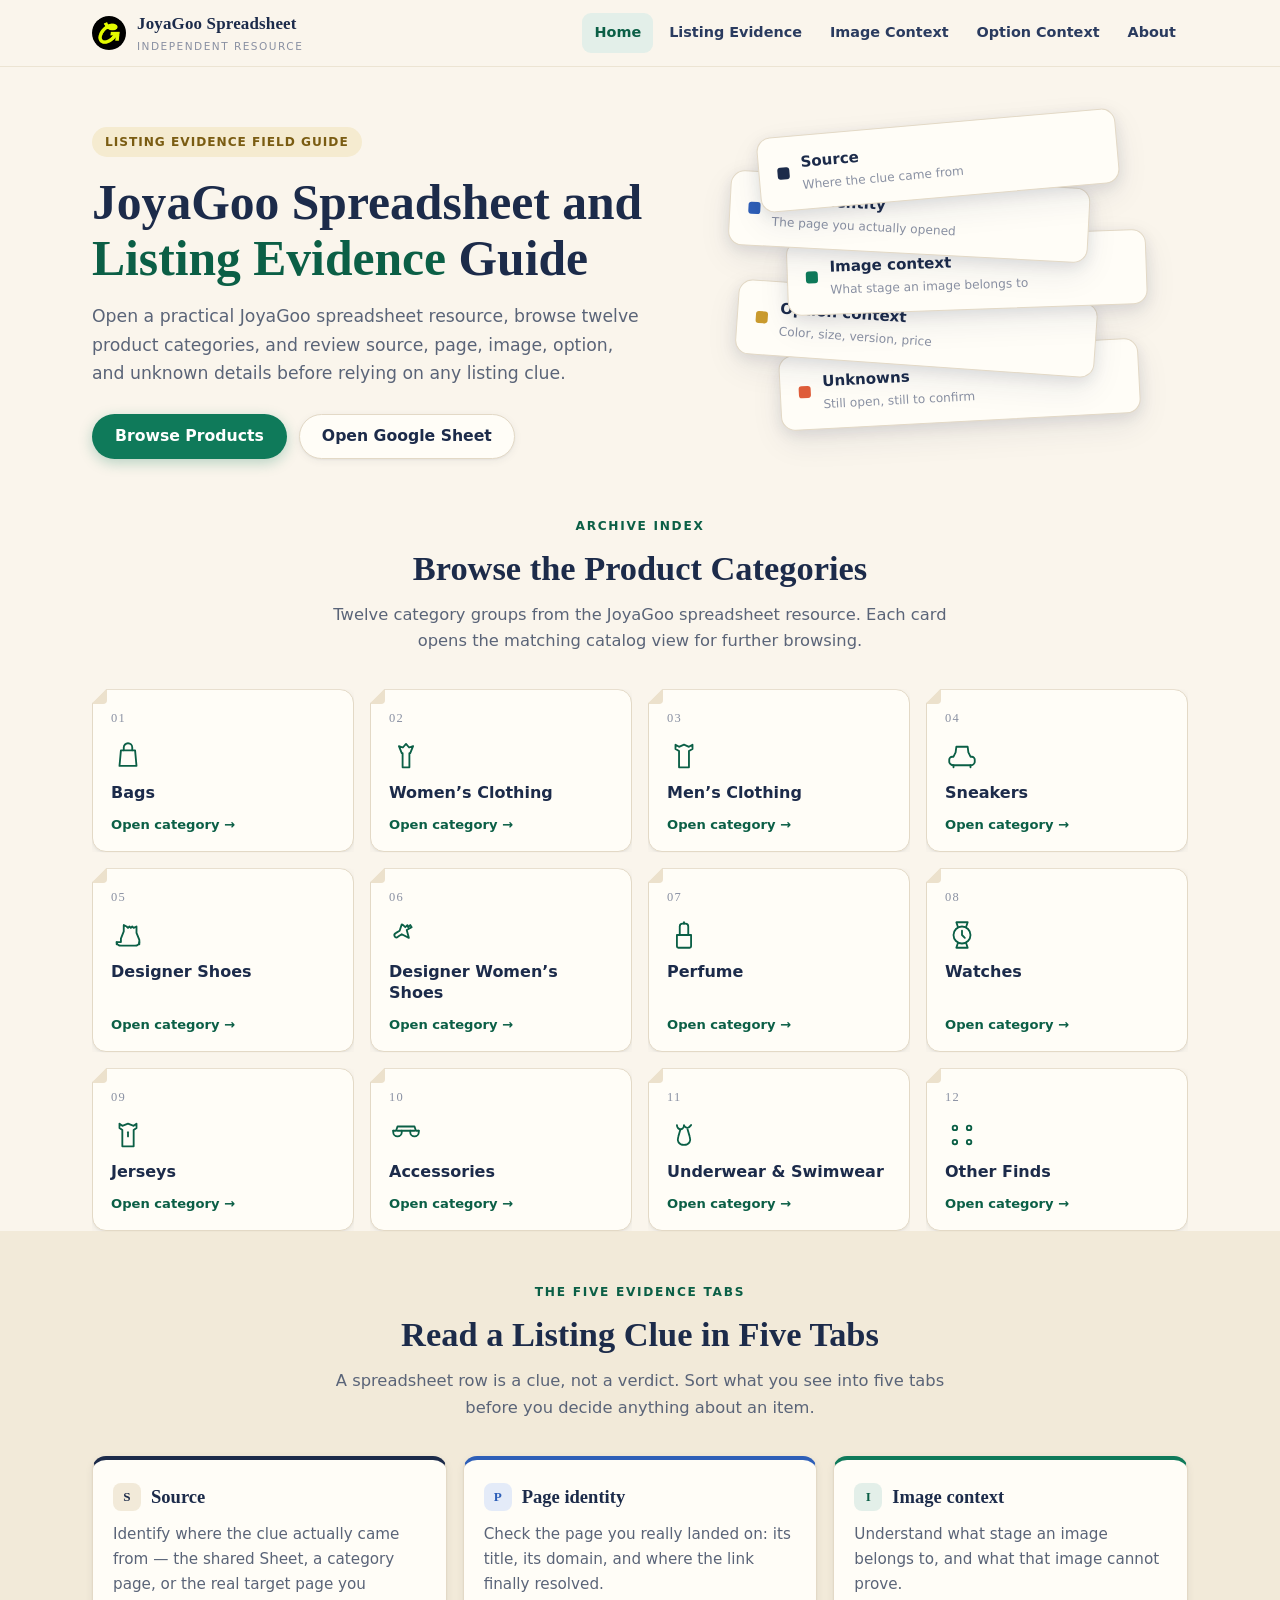
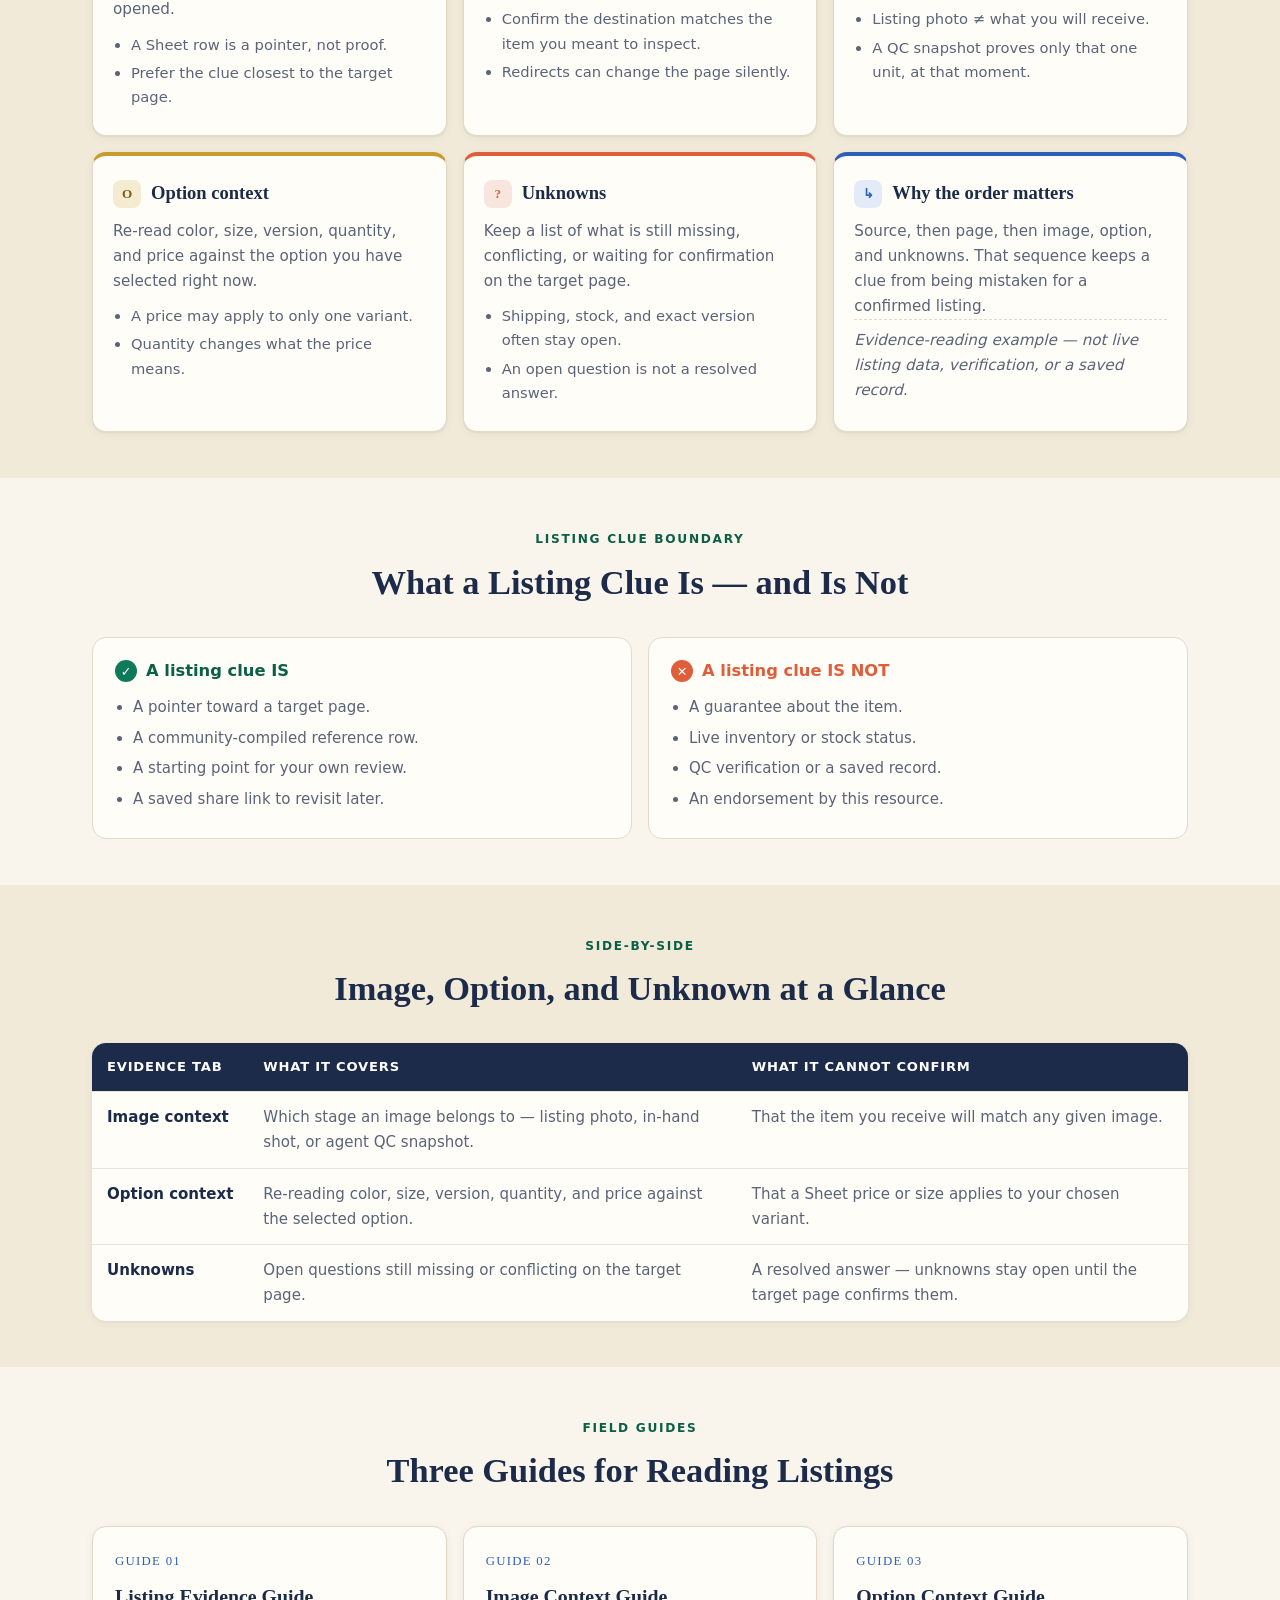
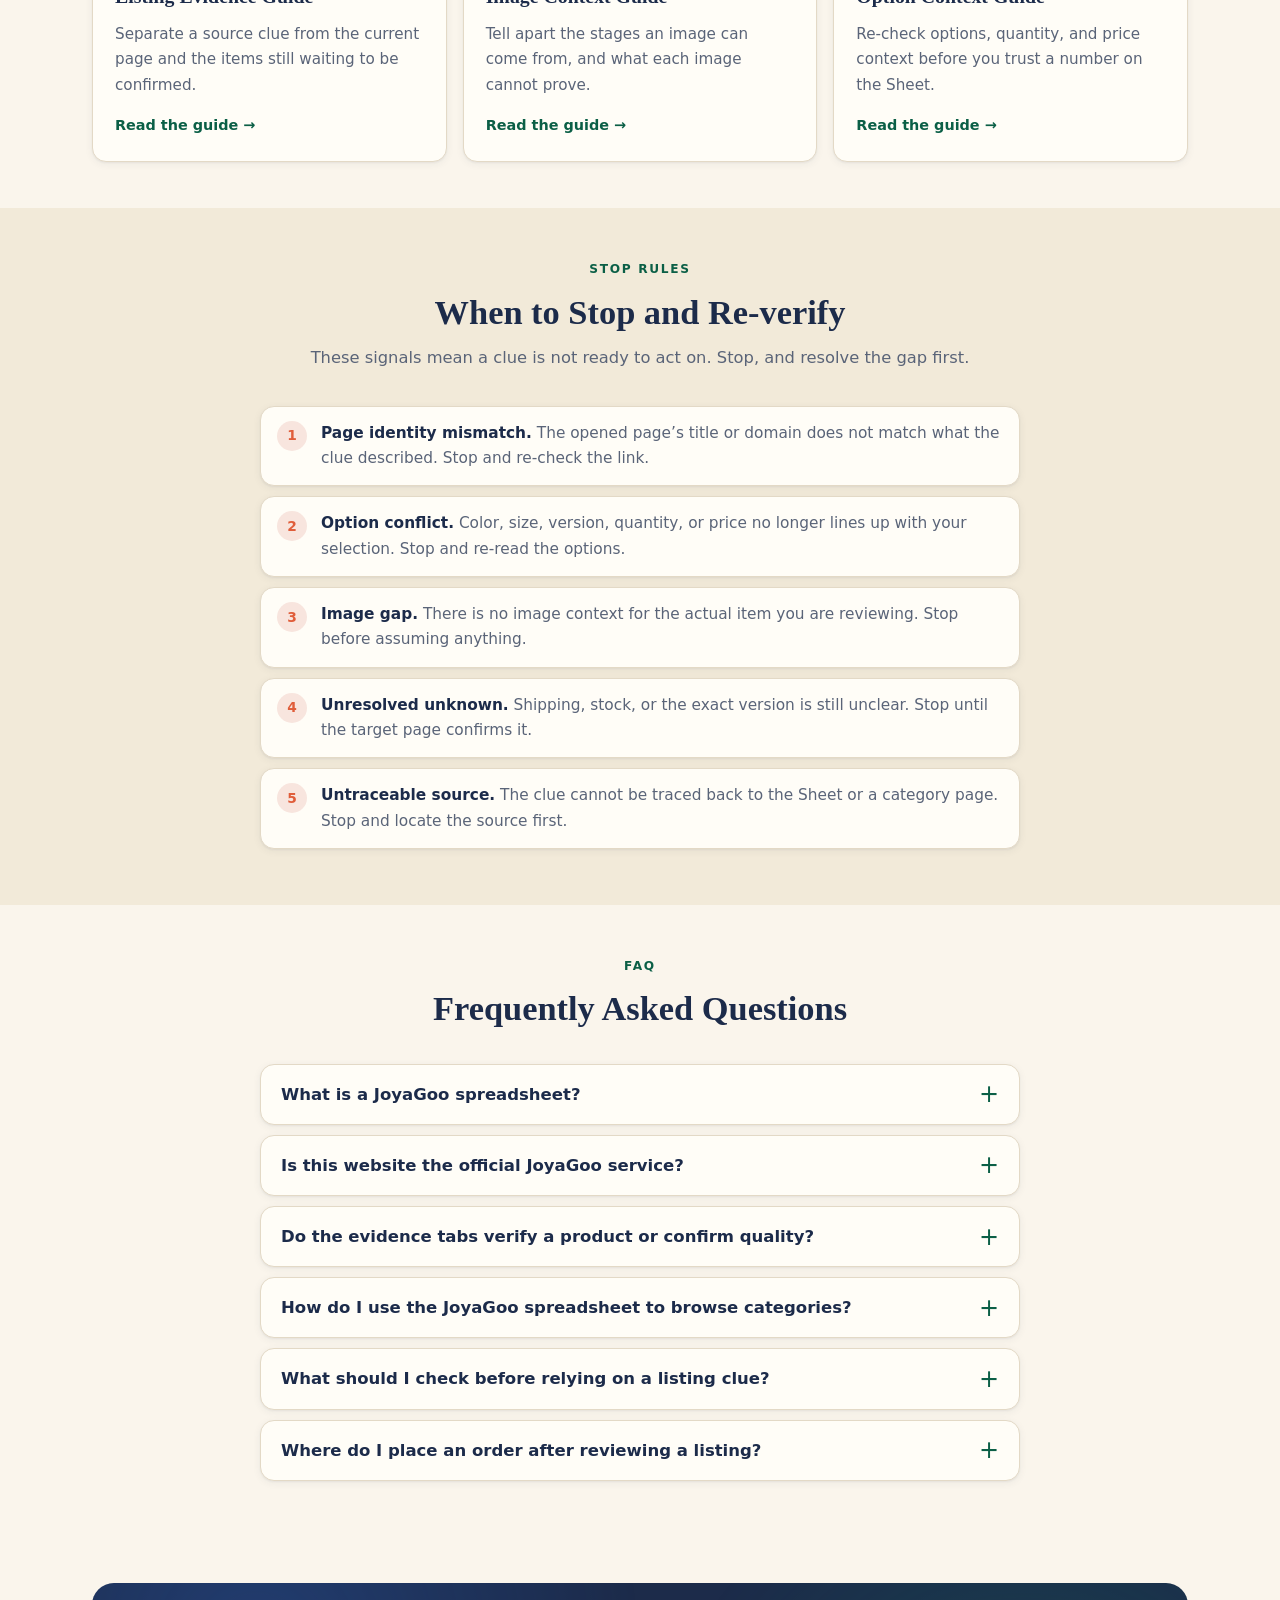
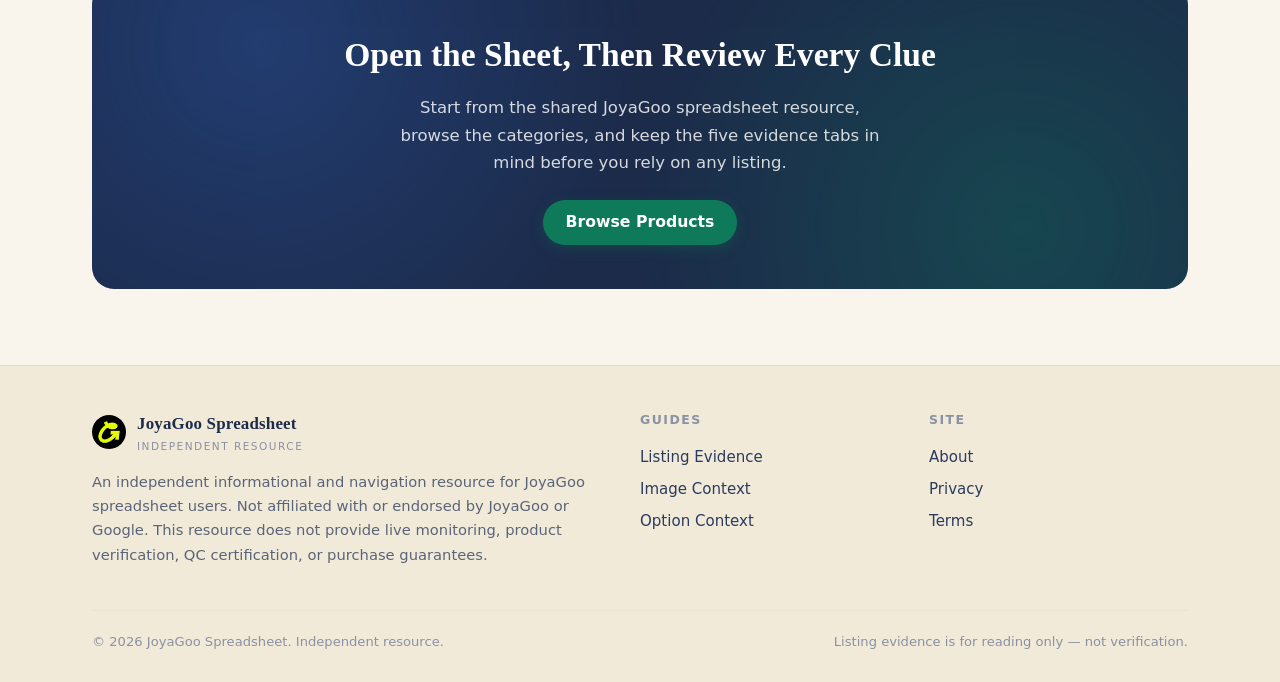
<file: index.html>
<!DOCTYPE html>
<html lang="en">
<head>
  <meta charset="UTF-8">
  <meta name="viewport" content="width=device-width, initial-scale=1.0">
  <script charset="UTF-8" id="LA_COLLECT" src="//sdk.51.la/js-sdk-pro.min.js"></script>
  <script>LA.init({id:"3R7KyZ6nqq0NWQsc",ck:"3R7KyZ6nqq0NWQsc"})</script>
  <meta name="google-site-verification" content="XJH5bWyu3Ub_fdbfXnCgktieLxeAN7sLbtjSL6n2SaM" />
  <title>JoyaGoo Spreadsheet &amp; Listing Evidence Guide | Independent</title>
  <meta name="description" content="Open a practical JoyaGoo spreadsheet resource, browse categories, and review source, page, image, option, and unknown details before relying on a clue.">
  <link rel="canonical" href="https://repglide.github.io/joyagoo-spreadsheet/">
  <link rel="icon" type="image/png" href="./assets/images/favicon.png">
  <link rel="stylesheet" href="./assets/css/styles.css">

  <!-- Open Graph / Twitter -->
  <meta property="og:type" content="website">
  <meta property="og:url" content="https://repglide.github.io/joyagoo-spreadsheet/">
  <meta property="og:title" content="JoyaGoo Spreadsheet &amp; Listing Evidence Guide | Independent">
  <meta property="og:description" content="Open a practical JoyaGoo spreadsheet resource, browse categories, and review source, page, image, option, and unknown details before relying on a clue.">
  <meta name="twitter:card" content="summary">
  <meta name="twitter:title" content="JoyaGoo Spreadsheet &amp; Listing Evidence Guide | Independent">
  <meta name="twitter:description" content="Open a practical JoyaGoo spreadsheet resource, browse categories, and review source, page, image, option, and unknown details before relying on a clue.">

  <!-- JSON-LD Structured Data -->
  <script type="application/ld+json">
  {
    "@context": "https://schema.org",
    "@graph": [
      {
        "@type": "WebSite",
        "@id": "https://repglide.github.io/joyagoo-spreadsheet/#website",
        "url": "https://repglide.github.io/joyagoo-spreadsheet/",
        "name": "JoyaGoo Spreadsheet & Listing Evidence Guide",
        "description": "Independent directory and informational guide for JoyaGoo spreadsheet users, focused on reading listing evidence across source, page, image, option, and unknown details."
      },
      {
        "@type": "WebPage",
        "@id": "https://repglide.github.io/joyagoo-spreadsheet/#webpage",
        "url": "https://repglide.github.io/joyagoo-spreadsheet/",
        "name": "JoyaGoo Spreadsheet and Listing Evidence Guide",
        "isPartOf": { "@id": "https://repglide.github.io/joyagoo-spreadsheet/#website" },
        "description": "Open a practical JoyaGoo spreadsheet resource, browse categories, and review source, page, image, option, and unknown details before relying on a clue."
      },
      {
        "@type": "FAQPage",
        "mainEntity": [
          {
            "@type": "Question",
            "name": "What is a JoyaGoo spreadsheet?",
            "acceptedAnswer": {
              "@type": "Answer",
              "text": "A JoyaGoo spreadsheet is a shared document that compiles listing references, category groupings, and product links formatted for use with agent shopping services. It is a collection of clues, not a record of verified items."
            }
          },
          {
            "@type": "Question",
            "name": "Is this website the official JoyaGoo service?",
            "acceptedAnswer": {
              "@type": "Answer",
              "text": "No. This website is an independent informational and navigation resource. It is not affiliated with, endorsed by, or operated by JoyaGoo or Google."
            }
          },
          {
            "@type": "Question",
            "name": "Do the evidence tabs verify a product or confirm quality?",
            "acceptedAnswer": {
              "@type": "Answer",
              "text": "No. The five evidence tabs are a reading framework for a listing clue. They help you separate a source clue, the current page, image context, option context, and open unknowns. They do not provide live monitoring, product verification, QC certification, or a purchase guarantee."
            }
          },
          {
            "@type": "Question",
            "name": "How do I use the JoyaGoo spreadsheet to browse categories?",
            "acceptedAnswer": {
              "@type": "Answer",
              "text": "Open the shared Google Sheet to see the listing references, then use the category links on this page to browse a grouped catalog. Treat every row as a starting clue and confirm the target page before ordering."
            }
          },
          {
            "@type": "Question",
            "name": "What should I check before relying on a listing clue?",
            "acceptedAnswer": {
              "@type": "Answer",
              "text": "Confirm where the clue came from, verify the page you actually landed on, understand the image stage, re-read the selected option and price, and keep a list of anything still unknown or conflicting."
            }
          },
          {
            "@type": "Question",
            "name": "Where do I place an order after reviewing a listing?",
            "acceptedAnswer": {
              "@type": "Answer",
              "text": "After reviewing a listing clue on the target page, you can continue through an agent shopping service to submit the item for processing. This website is a navigation resource and does not process orders itself."
            }
          }
        ]
      }
    ]
  }
  </script>
</head>
<body>
  <a href="#main-content" class="skip-link">Skip to main content</a>

  <!-- Header -->
  <header class="site-header">
    <div class="container header-inner">
      <a href="./index.html" class="brand" aria-label="JoyaGoo Spreadsheet Home">
        <img src="./assets/images/logo.png" alt="JoyaGoo Spreadsheet logo" width="34" height="34">
        <span class="brand-name">JoyaGoo Spreadsheet<small>Independent Resource</small></span>
      </a>
      <button class="mobile-nav-toggle" aria-expanded="false" aria-label="Toggle navigation menu">
        <svg viewBox="0 0 24 24" fill="none" stroke="currentColor" stroke-width="2" width="22" height="22"><line x1="3" y1="6" x2="21" y2="6"></line><line x1="3" y1="12" x2="21" y2="12"></line><line x1="3" y1="18" x2="21" y2="18"></line></svg>
      </button>
      <nav class="main-nav" aria-label="Primary Navigation">
        <ul>
          <li><a href="./index.html" class="active">Home</a></li>
          <li><a href="./listing-evidence-guide/">Listing Evidence</a></li>
          <li><a href="./image-context-guide/">Image Context</a></li>
          <li><a href="./option-context-guide/">Option Context</a></li>
          <li><a href="./about/">About</a></li>
        </ul>
      </nav>
    </div>
  </header>

  <main id="main-content">
    <!-- Hero -->
    <section class="hero-section">
      <div class="container hero-grid">
        <div>
          <span class="hero-badge">Listing Evidence Field Guide</span>
          <h1 class="hero-title">JoyaGoo Spreadsheet and <em>Listing Evidence</em> Guide</h1>
          <p class="hero-description">Open a practical JoyaGoo spreadsheet resource, browse twelve product categories, and review source, page, image, option, and unknown details before relying on any listing clue.</p>
          <div class="hero-actions">
            <a href="https://repglide.com/?agent=joyagoo" class="btn btn-primary" target="_blank" rel="nofollow noopener">Browse Products</a>
            <a href="https://docs.google.com/spreadsheets/d/1ygB5oGvIgrrN7tcQgeahEHA0y1HEeh57/edit?usp=drive_link&amp;ouid=102900013243329745539&amp;rtpof=true&amp;sd=true" class="btn btn-secondary" target="_blank" rel="noopener">Open Google Sheet</a>
          </div>
        </div>
        <div class="hero-visual" aria-hidden="true">
          <div class="folio-stage">
            <div class="folio-tab"><span class="tab-dot source"></span><span class="tab-label">Source<span class="tab-sub">Where the clue came from</span></span></div>
            <div class="folio-tab"><span class="tab-dot page"></span><span class="tab-label">Page identity<span class="tab-sub">The page you actually opened</span></span></div>
            <div class="folio-tab"><span class="tab-dot image"></span><span class="tab-label">Image context<span class="tab-sub">What stage an image belongs to</span></span></div>
            <div class="folio-tab"><span class="tab-dot option"></span><span class="tab-label">Option context<span class="tab-sub">Color, size, version, price</span></span></div>
            <div class="folio-tab"><span class="tab-dot unknown"></span><span class="tab-label">Unknowns<span class="tab-sub">Still open, still to confirm</span></span></div>
          </div>
        </div>
      </div>
    </section>

    <!-- Product Categories (immediately after Hero) -->
    <section class="categories-section" id="categories" aria-labelledby="cat-heading">
      <div class="container">
        <div class="section-header">
          <span class="eyebrow">Archive Index</span>
          <h2 class="section-title" id="cat-heading">Browse the Product Categories</h2>
          <p class="section-lead">Twelve category groups from the JoyaGoo spreadsheet resource. Each card opens the matching catalog view for further browsing.</p>
        </div>

        <div class="cat-grid">
          <a class="cat-card" href="https://repglide.com/category/bags?agent=joyagoo" target="_blank" rel="nofollow noopener">
            <span class="cat-index">01</span>
            <span class="cat-icon" aria-hidden="true"><svg viewBox="0 0 24 24" fill="none" stroke="currentColor" stroke-width="1.3" stroke-linecap="round" stroke-linejoin="round"><path d="M7 8h10l1 11H6L7 8Z"/><path d="M9 8V6a3 3 0 0 1 6 0v2"/></svg></span>
            <span class="cat-name">Bags</span>
            <span class="cat-arrow">Open category →</span>
          </a>

          <a class="cat-card" href="https://repglide.com/category/womens-clothing?agent=joyagoo" target="_blank" rel="nofollow noopener">
            <span class="cat-index">02</span>
            <span class="cat-icon" aria-hidden="true"><svg viewBox="0 0 24 24" fill="none" stroke="currentColor" stroke-width="1.3" stroke-linecap="round" stroke-linejoin="round"><path d="M12 3.5 9.8 6 7 5l2 5h.6V20h4.8V10H15l2-5-2.8 1L12 3.5Z"/></svg></span>
            <span class="cat-name">Women&rsquo;s Clothing</span>
            <span class="cat-arrow">Open category →</span>
          </a>

          <a class="cat-card" href="https://repglide.com/category/mens-clothing?agent=joyagoo" target="_blank" rel="nofollow noopener">
            <span class="cat-index">03</span>
            <span class="cat-icon" aria-hidden="true"><svg viewBox="0 0 24 24" fill="none" stroke="currentColor" stroke-width="1.3" stroke-linecap="round" stroke-linejoin="round"><path d="M12 4 8.5 5.5 6 4v3l2.5 1.5V20h7V8.5L18 7V4l-2.5 1.5L12 4Z"/></svg></span>
            <span class="cat-name">Men&rsquo;s Clothing</span>
            <span class="cat-arrow">Open category →</span>
          </a>

          <a class="cat-card" href="https://repglide.com/category/sneakers?agent=joyagoo" target="_blank" rel="nofollow noopener">
            <span class="cat-index">04</span>
            <span class="cat-icon" aria-hidden="true"><svg viewBox="0 0 24 24" fill="none" stroke="currentColor" stroke-width="1.3" stroke-linecap="round" stroke-linejoin="round"><path d="M3 16v-1.5c0-1 1-2 2-2h1l1.5-3L8 5.5h8l.5 4L18 12.5h1c1 0 2 1 2 2V16c0 1.5-1.5 2.5-3 2.5H6c-1.5 0-3-1-3-2.5Z"/><path d="M6 18.5V20M18 18.5V20"/></svg></span>
            <span class="cat-name">Sneakers</span>
            <span class="cat-arrow">Open category →</span>
          </a>

          <a class="cat-card" href="https://repglide.com/category/designer-shoes?agent=joyagoo" target="_blank" rel="nofollow noopener">
            <span class="cat-index">05</span>
            <span class="cat-icon" aria-hidden="true"><svg viewBox="0 0 24 24" fill="none" stroke="currentColor" stroke-width="1.3" stroke-linecap="round" stroke-linejoin="round"><path d="M4 17c0 1.5 1.5 2.5 3 2.5h10c1.5 0 3-1 3-2.5v-1.5l-2-5V6l-2 1-1-1-1 1-1-1-1 1-1-1-2-1v4.5l-2 5V17Z"/><path d="M4 17v1.5M20 17v1.5"/></svg></span>
            <span class="cat-name">Designer Shoes</span>
            <span class="cat-arrow">Open category →</span>
          </a>

          <a class="cat-card" href="https://repglide.com/category/designer-womens-shoes?agent=joyagoo" target="_blank" rel="nofollow noopener">
            <span class="cat-index">06</span>
            <span class="cat-icon" aria-hidden="true"><svg viewBox="0 0 24 24" fill="none" stroke="currentColor" stroke-width="1.3" stroke-linecap="round" stroke-linejoin="round"><path d="M9 4.5 7.5 9 5 10.5c-1 .5-1.5 1.5-1 2.5s2 1 2.5 0L9 11.5 14 14l-1.5-5.5L16 6.5 15 5l-1.5 1.5L13 5l-1.5 1.5L10 5 9 4.5Z"/></svg></span>
            <span class="cat-name">Designer Women&rsquo;s Shoes</span>
            <span class="cat-arrow">Open category →</span>
          </a>

          <a class="cat-card" href="https://repglide.com/category/perfume?agent=joyagoo" target="_blank" rel="nofollow noopener">
            <span class="cat-index">07</span>
            <span class="cat-icon" aria-hidden="true"><svg viewBox="0 0 24 24" fill="none" stroke="currentColor" stroke-width="1.3" stroke-linecap="round" stroke-linejoin="round"><path d="M9 12V6a2 2 0 0 1 2-2h2a2 2 0 0 1 2 2v6"/><path d="M7 12h10v8a1 1 0 0 1-1 1H8a1 1 0 0 1-1-1v-8Z"/><path d="M12 4V3"/></svg></span>
            <span class="cat-name">Perfume</span>
            <span class="cat-arrow">Open category →</span>
          </a>

          <a class="cat-card" href="https://repglide.com/category/watches?agent=joyagoo" target="_blank" rel="nofollow noopener">
            <span class="cat-index">08</span>
            <span class="cat-icon" aria-hidden="true"><svg viewBox="0 0 24 24" fill="none" stroke="currentColor" stroke-width="1.3" stroke-linecap="round" stroke-linejoin="round"><circle cx="12" cy="12" r="6"/><path d="M12 9v3l2 2"/><path d="M9 6 8 3h8l-1 3"/><path d="M9 18l-1 3h8l-1-3"/></svg></span>
            <span class="cat-name">Watches</span>
            <span class="cat-arrow">Open category →</span>
          </a>

          <a class="cat-card" href="https://repglide.com/category/jerseys?agent=joyagoo" target="_blank" rel="nofollow noopener">
            <span class="cat-index">09</span>
            <span class="cat-icon" aria-hidden="true"><svg viewBox="0 0 24 24" fill="none" stroke="currentColor" stroke-width="1.3" stroke-linecap="round" stroke-linejoin="round"><path d="M12 4 8 5.5 6 4v3l2 1.5V20h8V8.5L18 7V4l-2 1.5L12 4Z"/><path d="M12 10v3"/></svg></span>
            <span class="cat-name">Jerseys</span>
            <span class="cat-arrow">Open category →</span>
          </a>

          <a class="cat-card" href="https://repglide.com/category/accessories?agent=joyagoo" target="_blank" rel="nofollow noopener">
            <span class="cat-index">10</span>
            <span class="cat-icon" aria-hidden="true"><svg viewBox="0 0 24 24" fill="none" stroke="currentColor" stroke-width="1.3" stroke-linecap="round" stroke-linejoin="round"><path d="M3 9h2l1-3h12l1 3h2"/><path d="M3 9v1a3 3 0 0 0 6 0V9"/><path d="M15 9v1a3 3 0 0 0 6 0V9"/><path d="M6 9h12"/></svg></span>
            <span class="cat-name">Accessories</span>
            <span class="cat-arrow">Open category →</span>
          </a>

          <a class="cat-card" href="https://repglide.com/category/underwear-swimwear?agent=joyagoo" target="_blank" rel="nofollow noopener">
            <span class="cat-index">11</span>
            <span class="cat-icon" aria-hidden="true"><svg viewBox="0 0 24 24" fill="none" stroke="currentColor" stroke-width="1.3" stroke-linecap="round" stroke-linejoin="round"><path d="M7 5c0 2 1.5 3 2.5 3S12 7 12 5c0 1 1.5 2 2.5 2S17 5 17 5"/><path d="M9.5 8 8 13c-1 3 0 6 4 6s5-3 4-6l-1.5-5"/></svg></span>
            <span class="cat-name">Underwear &amp; Swimwear</span>
            <span class="cat-arrow">Open category →</span>
          </a>

          <a class="cat-card" href="https://repglide.com/category/other?agent=joyagoo" target="_blank" rel="nofollow noopener">
            <span class="cat-index">12</span>
            <span class="cat-icon" aria-hidden="true"><svg viewBox="0 0 24 24" fill="none" stroke="currentColor" stroke-width="1.3" stroke-linecap="round" stroke-linejoin="round"><circle cx="7" cy="7" r="1.6"/><circle cx="17" cy="7" r="1.6"/><circle cx="7" cy="17" r="1.6"/><circle cx="17" cy="17" r="1.6"/></svg></span>
            <span class="cat-name">Other Finds</span>
            <span class="cat-arrow">Open category →</span>
          </a>
        </div>
      </div>
    </section>

    <!-- Evidence Tabs -->
    <section class="section section-alt" id="evidence-tabs" aria-labelledby="evidence-heading">
      <div class="container">
        <div class="section-header">
          <span class="eyebrow">The Five Evidence Tabs</span>
          <h2 class="section-title" id="evidence-heading">Read a Listing Clue in Five Tabs</h2>
          <p class="section-lead">A spreadsheet row is a clue, not a verdict. Sort what you see into five tabs before you decide anything about an item.</p>
        </div>

        <div class="evidence-grid">
          <article class="evidence-card" data-tab="source">
            <h3><span class="tab-ico">S</span>Source</h3>
            <p>Identify where the clue actually came from — the shared Sheet, a category page, or the real target page you opened.</p>
            <ul>
              <li>A Sheet row is a pointer, not proof.</li>
              <li>Prefer the clue closest to the target page.</li>
            </ul>
          </article>

          <article class="evidence-card" data-tab="page">
            <h3><span class="tab-ico">P</span>Page identity</h3>
            <p>Check the page you really landed on: its title, its domain, and where the link finally resolved.</p>
            <ul>
              <li>Confirm the destination matches the item you meant to inspect.</li>
              <li>Redirects can change the page silently.</li>
            </ul>
          </article>

          <article class="evidence-card" data-tab="image">
            <h3><span class="tab-ico">I</span>Image context</h3>
            <p>Understand what stage an image belongs to, and what that image cannot prove.</p>
            <ul>
              <li>Listing photo ≠ what you will receive.</li>
              <li>A QC snapshot proves only that one unit, at that moment.</li>
            </ul>
          </article>

          <article class="evidence-card" data-tab="option">
            <h3><span class="tab-ico">O</span>Option context</h3>
            <p>Re-read color, size, version, quantity, and price against the option you have selected right now.</p>
            <ul>
              <li>A price may apply to only one variant.</li>
              <li>Quantity changes what the price means.</li>
            </ul>
          </article>

          <article class="evidence-card" data-tab="unknown">
            <h3><span class="tab-ico">?</span>Unknowns</h3>
            <p>Keep a list of what is still missing, conflicting, or waiting for confirmation on the target page.</p>
            <ul>
              <li>Shipping, stock, and exact version often stay open.</li>
              <li>An open question is not a resolved answer.</li>
            </ul>
          </article>

          <article class="evidence-card" data-tab="page">
            <h3><span class="tab-ico">↳</span>Why the order matters</h3>
            <p>Source, then page, then image, option, and unknowns. That sequence keeps a clue from being mistaken for a confirmed listing.</p>
            <p class="example-flag">Evidence-reading example — not live listing data, verification, or a saved record.</p>
          </article>
        </div>
      </div>
    </section>

    <!-- Listing Clue Boundary -->
    <section class="section" id="clue-boundary" aria-labelledby="boundary-heading">
      <div class="container">
        <div class="section-header">
          <span class="eyebrow">Listing Clue Boundary</span>
          <h2 class="section-title" id="boundary-heading">What a Listing Clue Is — and Is Not</h2>
        </div>
        <div class="boundary-box">
          <div class="boundary-col is-in">
            <h3><span class="mark">✓</span>A listing clue IS</h3>
            <ul>
              <li>A pointer toward a target page.</li>
              <li>A community-compiled reference row.</li>
              <li>A starting point for your own review.</li>
              <li>A saved share link to revisit later.</li>
            </ul>
          </div>
          <div class="boundary-col is-out">
            <h3><span class="mark">✕</span>A listing clue IS NOT</h3>
            <ul>
              <li>A guarantee about the item.</li>
              <li>Live inventory or stock status.</li>
              <li>QC verification or a saved record.</li>
              <li>An endorsement by this resource.</li>
            </ul>
          </div>
        </div>
      </div>
    </section>

    <!-- Image / Option / Unknown comparison -->
    <section class="section section-alt" id="compare" aria-labelledby="compare-heading">
      <div class="container">
        <div class="section-header">
          <span class="eyebrow">Side-by-Side</span>
          <h2 class="section-title" id="compare-heading">Image, Option, and Unknown at a Glance</h2>
        </div>
        <div class="compare-table-wrap">
          <table class="compare-table">
            <thead>
              <tr><th scope="col">Evidence tab</th><th scope="col">What it covers</th><th scope="col">What it cannot confirm</th></tr>
            </thead>
            <tbody>
              <tr>
                <td>Image context</td>
                <td>Which stage an image belongs to — listing photo, in-hand shot, or agent QC snapshot.</td>
                <td>That the item you receive will match any given image.</td>
              </tr>
              <tr>
                <td>Option context</td>
                <td>Re-reading color, size, version, quantity, and price against the selected option.</td>
                <td>That a Sheet price or size applies to your chosen variant.</td>
              </tr>
              <tr>
                <td>Unknowns</td>
                <td>Open questions still missing or conflicting on the target page.</td>
                <td>A resolved answer — unknowns stay open until the target page confirms them.</td>
              </tr>
            </tbody>
          </table>
        </div>
      </div>
    </section>

    <!-- Guide entries -->
    <section class="section" id="guides" aria-labelledby="guides-heading">
      <div class="container">
        <div class="section-header">
          <span class="eyebrow">Field Guides</span>
          <h2 class="section-title" id="guides-heading">Three Guides for Reading Listings</h2>
        </div>
        <div class="guide-grid">
          <a class="guide-card" href="./listing-evidence-guide/">
            <span class="guide-num">GUIDE 01</span>
            <h3>Listing Evidence Guide</h3>
            <p>Separate a source clue from the current page and the items still waiting to be confirmed.</p>
            <span class="guide-cta">Read the guide →</span>
          </a>
          <a class="guide-card" href="./image-context-guide/">
            <span class="guide-num">GUIDE 02</span>
            <h3>Image Context Guide</h3>
            <p>Tell apart the stages an image can come from, and what each image cannot prove.</p>
            <span class="guide-cta">Read the guide →</span>
          </a>
          <a class="guide-card" href="./option-context-guide/">
            <span class="guide-num">GUIDE 03</span>
            <h3>Option Context Guide</h3>
            <p>Re-check options, quantity, and price context before you trust a number on the Sheet.</p>
            <span class="guide-cta">Read the guide →</span>
          </a>
        </div>
      </div>
    </section>

    <!-- Stop Rules -->
    <section class="section section-alt" id="stop-rules" aria-labelledby="rules-heading">
      <div class="container">
        <div class="section-header">
          <span class="eyebrow">Stop Rules</span>
          <h2 class="section-title" id="rules-heading">When to Stop and Re-verify</h2>
          <p class="section-lead">These signals mean a clue is not ready to act on. Stop, and resolve the gap first.</p>
        </div>
        <ul class="rules-list">
          <li><span class="rule-num">1</span><p><strong>Page identity mismatch.</strong> The opened page&rsquo;s title or domain does not match what the clue described. Stop and re-check the link.</p></li>
          <li><span class="rule-num">2</span><p><strong>Option conflict.</strong> Color, size, version, quantity, or price no longer lines up with your selection. Stop and re-read the options.</p></li>
          <li><span class="rule-num">3</span><p><strong>Image gap.</strong> There is no image context for the actual item you are reviewing. Stop before assuming anything.</p></li>
          <li><span class="rule-num">4</span><p><strong>Unresolved unknown.</strong> Shipping, stock, or the exact version is still unclear. Stop until the target page confirms it.</p></li>
          <li><span class="rule-num">5</span><p><strong>Untraceable source.</strong> The clue cannot be traced back to the Sheet or a category page. Stop and locate the source first.</p></li>
        </ul>
      </div>
    </section>

    <!-- FAQ -->
    <section class="section" id="faq" aria-labelledby="faq-heading">
      <div class="container">
        <div class="section-header">
          <span class="eyebrow">FAQ</span>
          <h2 class="section-title" id="faq-heading">Frequently Asked Questions</h2>
        </div>
        <div class="faq-list">
          <details class="faq-item">
            <summary>What is a JoyaGoo spreadsheet?</summary>
            <div class="faq-body"><p>A JoyaGoo spreadsheet is a shared document that compiles listing references, category groupings, and product links formatted for use with agent shopping services. It is a collection of clues, not a record of verified items.</p></div>
          </details>
          <details class="faq-item">
            <summary>Is this website the official JoyaGoo service?</summary>
            <div class="faq-body"><p>No. This website is an independent informational and navigation resource. It is not affiliated with, endorsed by, or operated by JoyaGoo or Google.</p></div>
          </details>
          <details class="faq-item">
            <summary>Do the evidence tabs verify a product or confirm quality?</summary>
            <div class="faq-body"><p>No. The five evidence tabs are a reading framework for a listing clue. They help you separate a source clue, the current page, image context, option context, and open unknowns. They do not provide live monitoring, product verification, QC certification, or a purchase guarantee.</p></div>
          </details>
          <details class="faq-item">
            <summary>How do I use the JoyaGoo spreadsheet to browse categories?</summary>
            <div class="faq-body"><p>Open the shared Google Sheet to see the listing references, then use the category links on this page to browse a grouped catalog. Treat every row as a starting clue and confirm the target page before ordering.</p></div>
          </details>
          <details class="faq-item">
            <summary>What should I check before relying on a listing clue?</summary>
            <div class="faq-body"><p>Confirm where the clue came from, verify the page you actually landed on, understand the image stage, re-read the selected option and price, and keep a list of anything still unknown or conflicting.</p></div>
          </details>
          <details class="faq-item">
            <summary>Where do I place an order after reviewing a listing?</summary>
            <div class="faq-body"><p>After reviewing a listing clue on the target page, you can continue through an agent shopping service to submit the item for processing. This website is a navigation resource and does not process orders itself.</p></div>
          </details>
        </div>
      </div>
    </section>

    <!-- Final CTA -->
    <section class="section" aria-labelledby="cta-heading">
      <div class="container">
        <div class="final-cta">
          <h2 id="cta-heading">Open the Sheet, Then Review Every Clue</h2>
          <p>Start from the shared JoyaGoo spreadsheet resource, browse the categories, and keep the five evidence tabs in mind before you rely on any listing.</p>
          <a href="https://repglide.com/?agent=joyagoo" class="btn btn-primary" target="_blank" rel="nofollow noopener">Browse Products</a>
        </div>
      </div>
    </section>
  </main>

  <!-- Footer -->
  <footer class="site-footer">
    <div class="container">
      <div class="footer-grid">
        <div class="footer-brand">
          <a href="./index.html" class="brand" aria-label="JoyaGoo Spreadsheet Home">
            <img src="./assets/images/logo.png" alt="JoyaGoo Spreadsheet logo" width="30" height="30">
            <span class="brand-name">JoyaGoo Spreadsheet<small>Independent Resource</small></span>
          </a>
          <p>An independent informational and navigation resource for JoyaGoo spreadsheet users. Not affiliated with or endorsed by JoyaGoo or Google. This resource does not provide live monitoring, product verification, QC certification, or purchase guarantees.</p>
        </div>
        <div class="footer-col">
          <h4>Guides</h4>
          <ul>
            <li><a href="./listing-evidence-guide/">Listing Evidence</a></li>
            <li><a href="./image-context-guide/">Image Context</a></li>
            <li><a href="./option-context-guide/">Option Context</a></li>
          </ul>
        </div>
        <div class="footer-col">
          <h4>Site</h4>
          <ul>
            <li><a href="./about/">About</a></li>
            <li><a href="./privacy/">Privacy</a></li>
            <li><a href="./terms/">Terms</a></li>
          </ul>
        </div>
      </div>
      <div class="footer-bottom">
        <span>&copy; <span id="year">2026</span> JoyaGoo Spreadsheet. Independent resource.</span>
        <span>Listing evidence is for reading only — not verification.</span>
      </div>
    </div>
  </footer>

  <script src="./assets/js/main.js"></script>
</body>
</html>
</file>
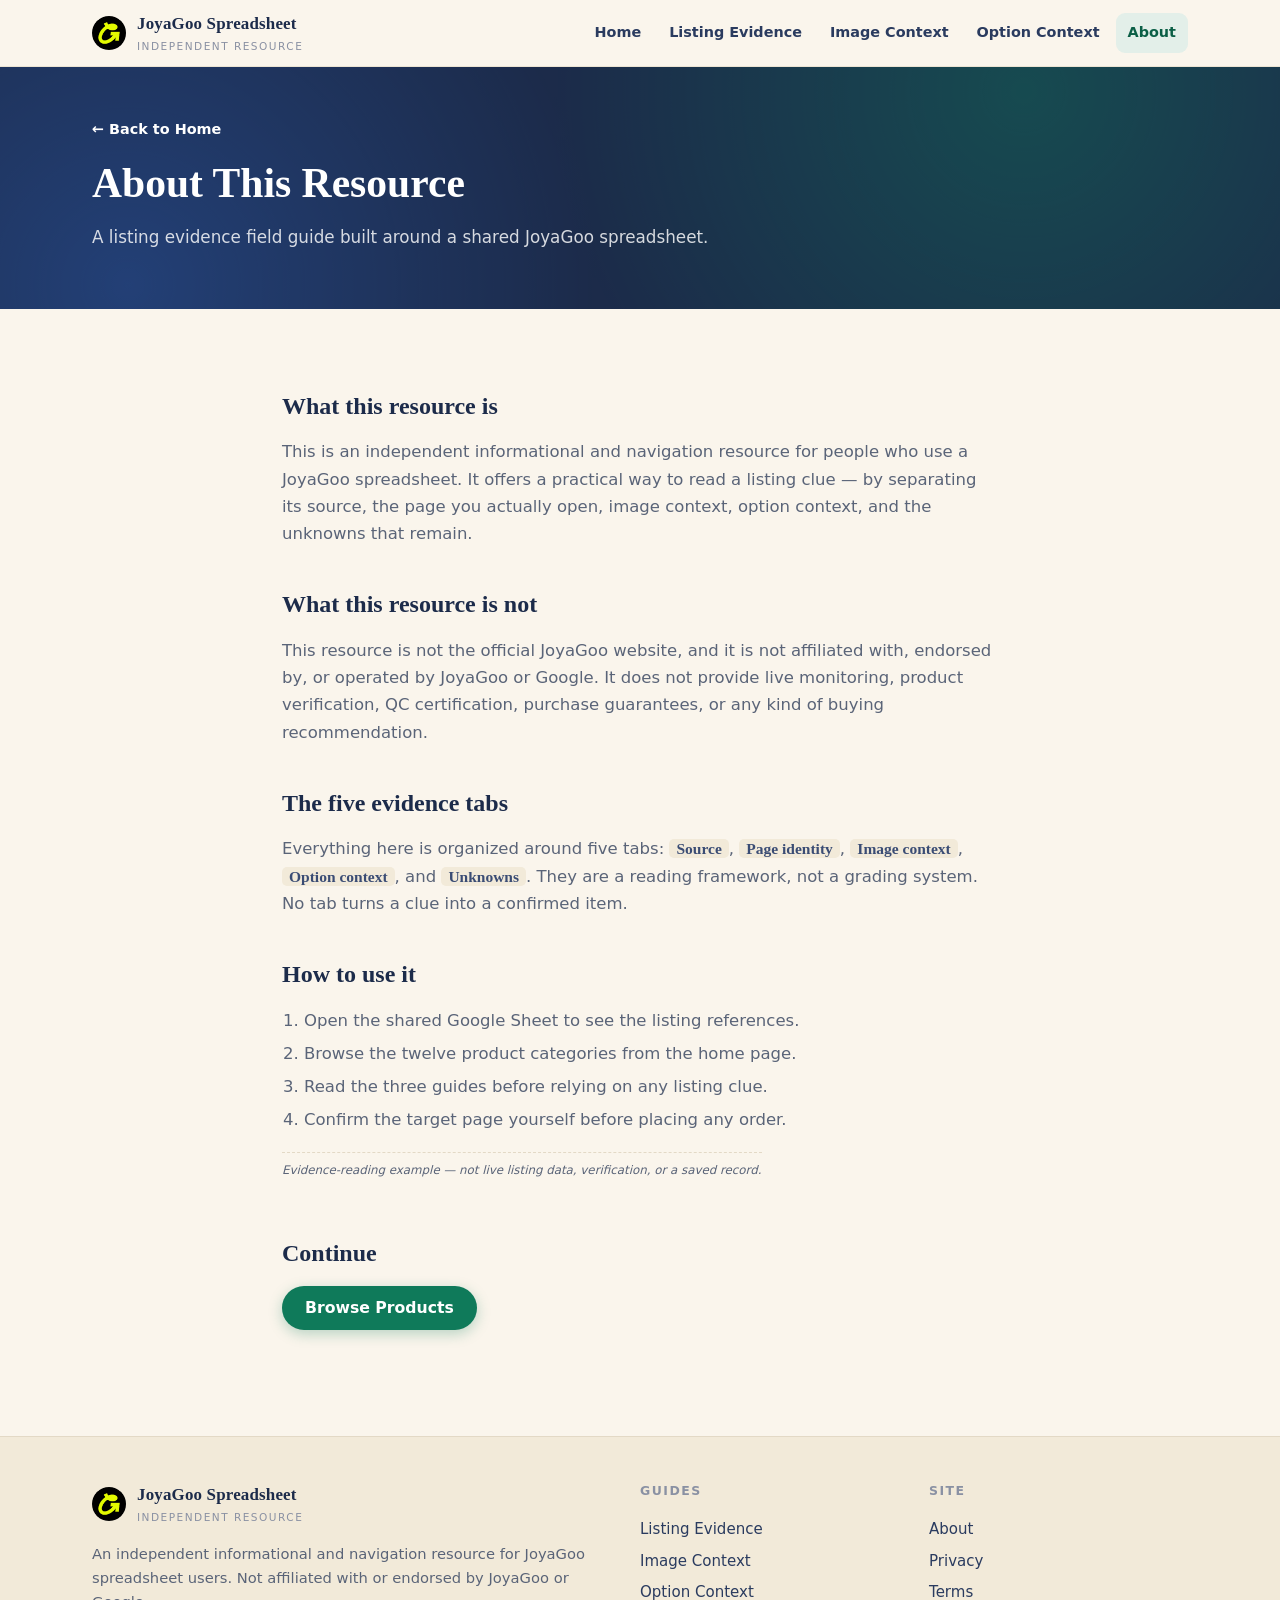
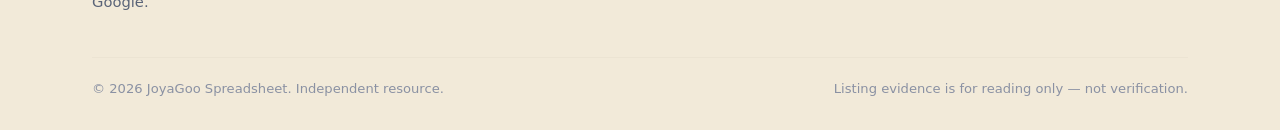
<file: about/index.html>
<!DOCTYPE html>
<html lang="en">
<head>
  <meta charset="UTF-8">
  <meta name="viewport" content="width=device-width, initial-scale=1.0">
  <title>About | JoyaGoo Spreadsheet</title>
  <meta name="description" content="About this independent JoyaGoo spreadsheet resource: a listing evidence field guide, not an official JoyaGoo service.">
  <link rel="canonical" href="https://repglide.github.io/joyagoo-spreadsheet/about/">
  <link rel="icon" type="image/png" href="../assets/images/favicon.png">
  <link rel="stylesheet" href="../assets/css/styles.css">
  <meta name="robots" content="index, follow">
</head>
<body>
  <a href="#main-content" class="skip-link">Skip to main content</a>

  <header class="site-header">
    <div class="container header-inner">
      <a href="../index.html" class="brand" aria-label="JoyaGoo Spreadsheet Home">
        <img src="../assets/images/logo.png" alt="JoyaGoo Spreadsheet logo" width="34" height="34">
        <span class="brand-name">JoyaGoo Spreadsheet<small>Independent Resource</small></span>
      </a>
      <button class="mobile-nav-toggle" aria-expanded="false" aria-label="Toggle navigation menu">
        <svg viewBox="0 0 24 24" fill="none" stroke="currentColor" stroke-width="2" width="22" height="22"><line x1="3" y1="6" x2="21" y2="6"></line><line x1="3" y1="12" x2="21" y2="12"></line><line x1="3" y1="18" x2="21" y2="18"></line></svg>
      </button>
      <nav class="main-nav" aria-label="Primary Navigation">
        <ul>
          <li><a href="../index.html">Home</a></li>
          <li><a href="../listing-evidence-guide/">Listing Evidence</a></li>
          <li><a href="../image-context-guide/">Image Context</a></li>
          <li><a href="../option-context-guide/">Option Context</a></li>
          <li><a href="../about/" class="active">About</a></li>
        </ul>
      </nav>
    </div>
  </header>

  <main id="main-content">
    <section class="page-hero">
      <div class="container">
        <a class="back-link" href="../index.html" style="color:#fff">← Back to Home</a>
        <h1>About This Resource</h1>
        <p>A listing evidence field guide built around a shared JoyaGoo spreadsheet.</p>
      </div>
    </section>

    <div class="article-body">
      <h2>What this resource is</h2>
      <p>This is an independent informational and navigation resource for people who use a JoyaGoo spreadsheet. It offers a practical way to read a listing clue — by separating its source, the page you actually open, image context, option context, and the unknowns that remain.</p>

      <h2>What this resource is not</h2>
      <p>This resource is not the official JoyaGoo website, and it is not affiliated with, endorsed by, or operated by JoyaGoo or Google. It does not provide live monitoring, product verification, QC certification, purchase guarantees, or any kind of buying recommendation.</p>

      <h2>The five evidence tabs</h2>
      <p>Everything here is organized around five tabs: <span class="evidence-bracket">Source</span>, <span class="evidence-bracket">Page identity</span>, <span class="evidence-bracket">Image context</span>, <span class="evidence-bracket">Option context</span>, and <span class="evidence-bracket">Unknowns</span>. They are a reading framework, not a grading system. No tab turns a clue into a confirmed item.</p>

      <h2>How to use it</h2>
      <ol>
        <li>Open the shared Google Sheet to see the listing references.</li>
        <li>Browse the twelve product categories from the home page.</li>
        <li>Read the three guides before relying on any listing clue.</li>
        <li>Confirm the target page yourself before placing any order.</li>
      </ol>

      <p class="example-flag">Evidence-reading example — not live listing data, verification, or a saved record.</p>

      <h2>Continue</h2>
      <p><a href="https://repglide.com/?agent=joyagoo" class="btn btn-primary" target="_blank" rel="nofollow noopener">Browse Products</a></p>
    </div>
  </main>

  <footer class="site-footer">
    <div class="container">
      <div class="footer-grid">
        <div class="footer-brand">
          <a href="../index.html" class="brand" aria-label="JoyaGoo Spreadsheet Home">
            <img src="../assets/images/logo.png" alt="JoyaGoo Spreadsheet logo" width="30" height="30">
            <span class="brand-name">JoyaGoo Spreadsheet<small>Independent Resource</small></span>
          </a>
          <p>An independent informational and navigation resource for JoyaGoo spreadsheet users. Not affiliated with or endorsed by JoyaGoo or Google.</p>
        </div>
        <div class="footer-col">
          <h4>Guides</h4>
          <ul>
            <li><a href="../listing-evidence-guide/">Listing Evidence</a></li>
            <li><a href="../image-context-guide/">Image Context</a></li>
            <li><a href="../option-context-guide/">Option Context</a></li>
          </ul>
        </div>
        <div class="footer-col">
          <h4>Site</h4>
          <ul>
            <li><a href="../about/">About</a></li>
            <li><a href="../privacy/">Privacy</a></li>
            <li><a href="../terms/">Terms</a></li>
          </ul>
        </div>
      </div>
      <div class="footer-bottom">
        <span>&copy; <span id="year">2026</span> JoyaGoo Spreadsheet. Independent resource.</span>
        <span>Listing evidence is for reading only — not verification.</span>
      </div>
    </div>
  </footer>

  <script src="../assets/js/main.js"></script>
</body>
</html>
</file>
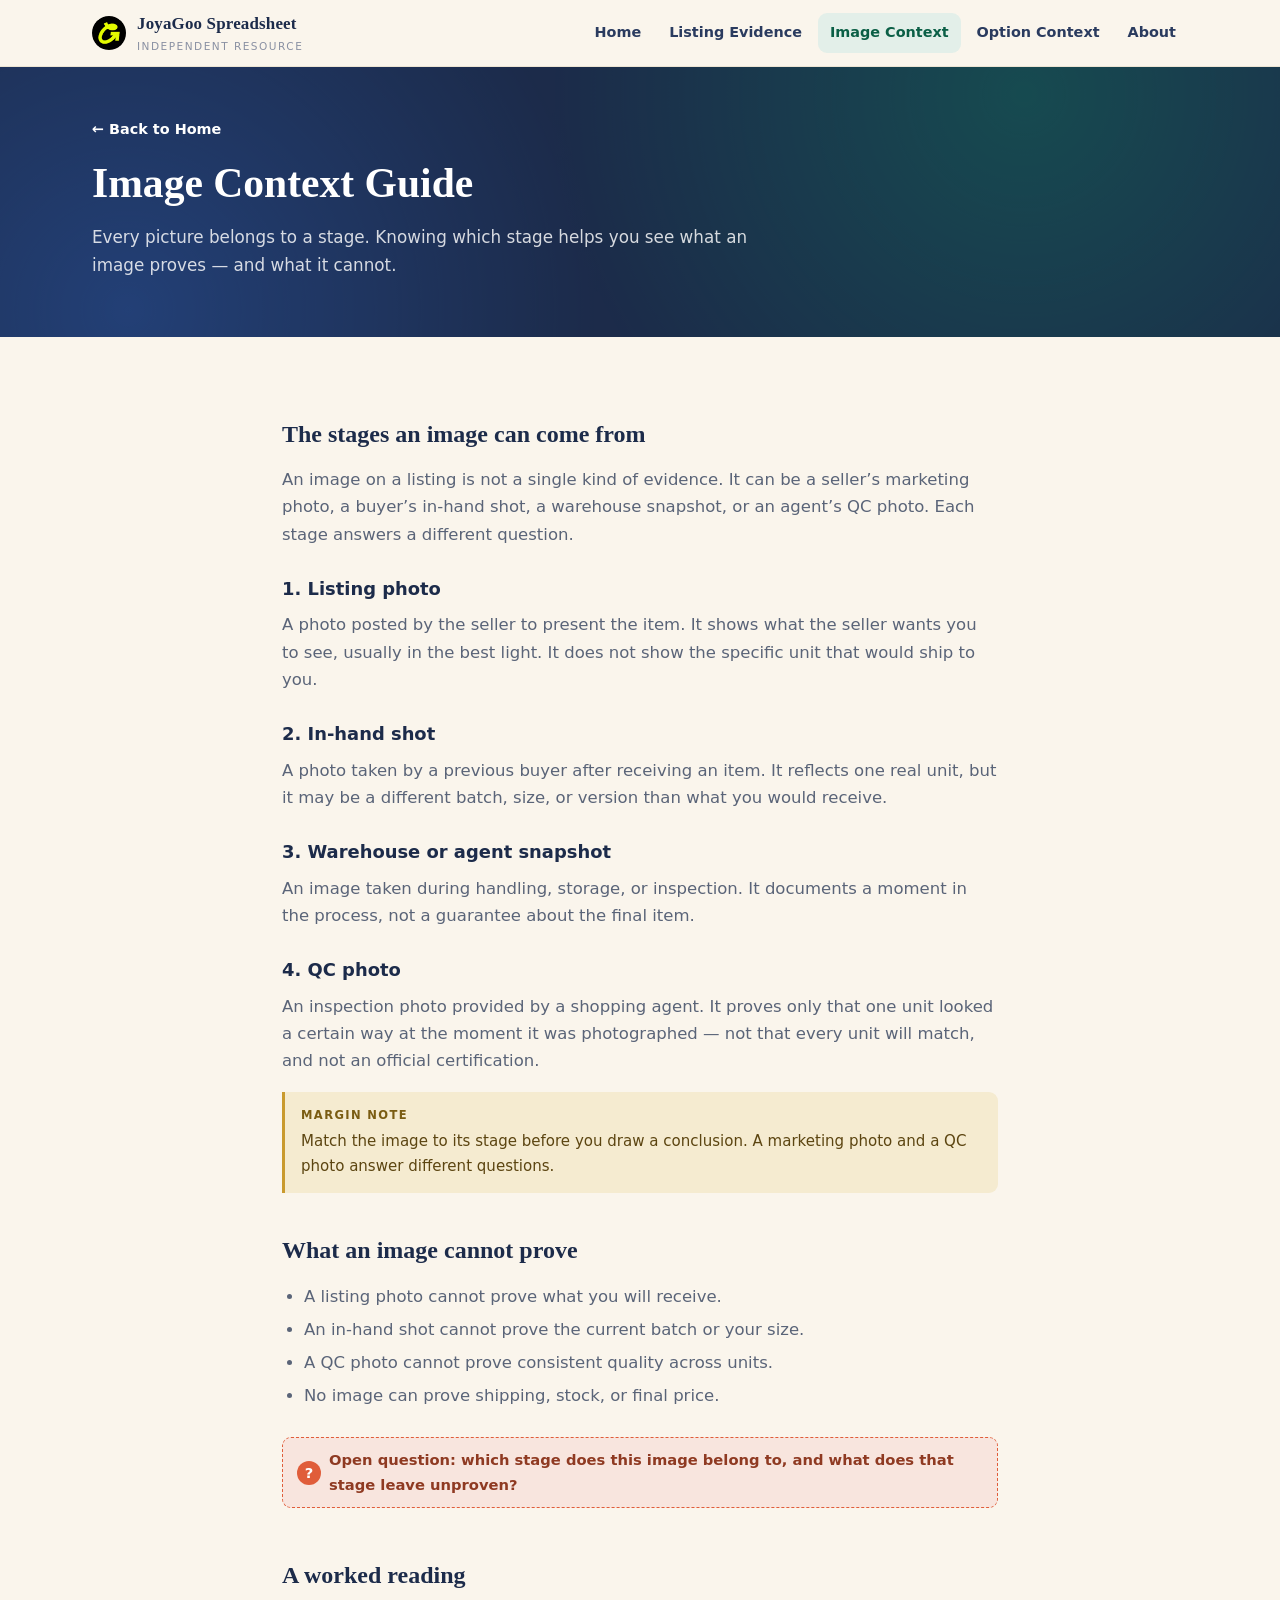
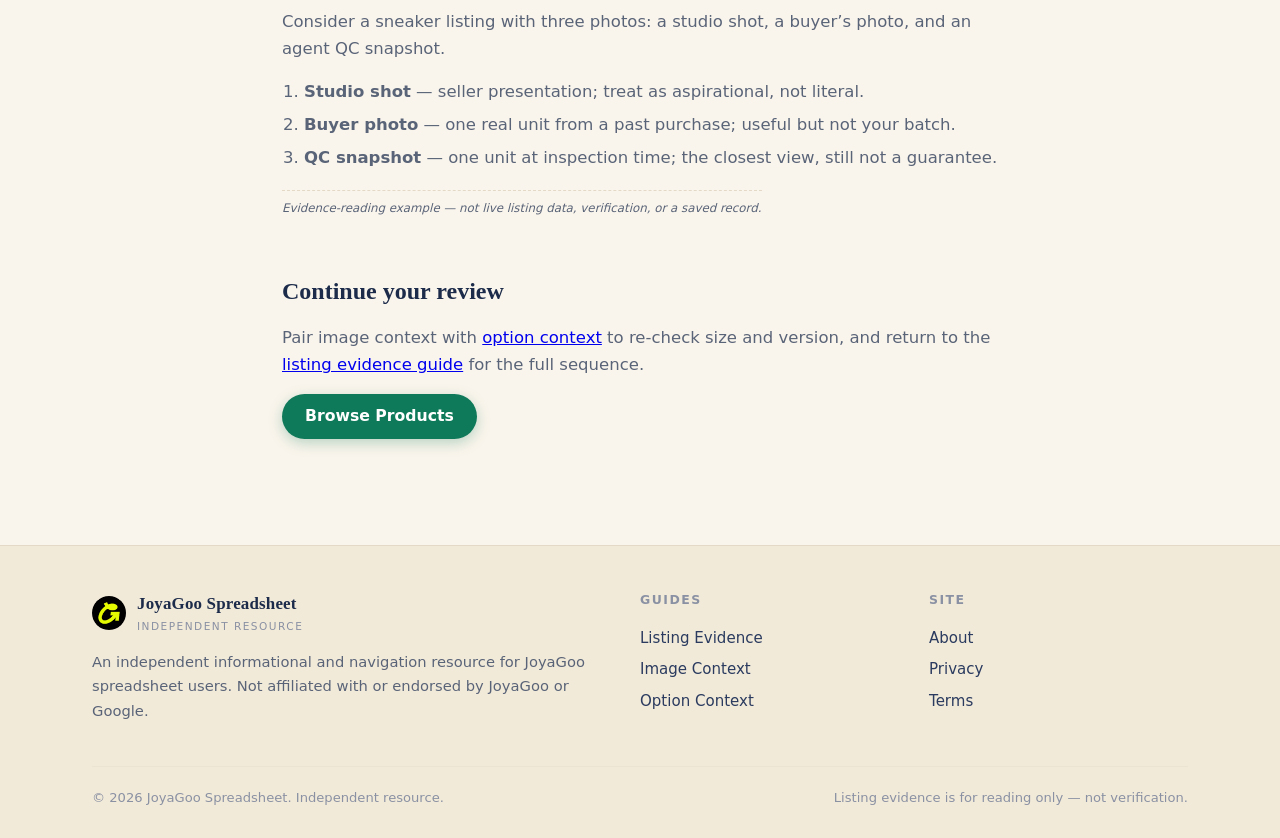
<file: image-context-guide/index.html>
<!DOCTYPE html>
<html lang="en">
<head>
  <meta charset="UTF-8">
  <meta name="viewport" content="width=device-width, initial-scale=1.0">
  <title>Image Context Guide | JoyaGoo Spreadsheet</title>
  <meta name="description" content="Understand the different stages an image can come from and what each image cannot prove when reviewing a JoyaGoo spreadsheet listing.">
  <link rel="canonical" href="https://repglide.github.io/joyagoo-spreadsheet/image-context-guide/">
  <link rel="icon" type="image/png" href="../assets/images/favicon.png">
  <link rel="stylesheet" href="../assets/css/styles.css">

  <meta property="og:type" content="article">
  <meta property="og:url" content="https://repglide.github.io/joyagoo-spreadsheet/image-context-guide/">
  <meta property="og:title" content="Image Context Guide | JoyaGoo Spreadsheet">
  <meta property="og:description" content="Understand the different stages an image can come from and what each image cannot prove when reviewing a JoyaGoo spreadsheet listing.">
  <meta name="twitter:card" content="summary">

  <script type="application/ld+json">
  {
    "@context": "https://schema.org",
    "@graph": [
      {
        "@type": "WebSite",
        "@id": "https://repglide.github.io/joyagoo-spreadsheet/#website",
        "url": "https://repglide.github.io/joyagoo-spreadsheet/",
        "name": "JoyaGoo Spreadsheet & Listing Evidence Guide"
      },
      {
        "@type": "BreadcrumbList",
        "itemListElement": [
          { "@type": "ListItem", "position": 1, "name": "Home", "item": "https://repglide.github.io/joyagoo-spreadsheet/" },
          { "@type": "ListItem", "position": 2, "name": "Image Context Guide", "item": "https://repglide.github.io/joyagoo-spreadsheet/image-context-guide/" }
        ]
      },
      {
        "@type": "Article",
        "@id": "https://repglide.github.io/joyagoo-spreadsheet/image-context-guide/#article",
        "headline": "Image Context Guide",
        "description": "Understand the different stages an image can come from and what each image cannot prove when reviewing a JoyaGoo spreadsheet listing.",
        "isPartOf": { "@id": "https://repglide.github.io/joyagoo-spreadsheet/#website" }
      }
    ]
  }
  </script>
</head>
<body>
  <a href="#main-content" class="skip-link">Skip to main content</a>

  <header class="site-header">
    <div class="container header-inner">
      <a href="../index.html" class="brand" aria-label="JoyaGoo Spreadsheet Home">
        <img src="../assets/images/logo.png" alt="JoyaGoo Spreadsheet logo" width="34" height="34">
        <span class="brand-name">JoyaGoo Spreadsheet<small>Independent Resource</small></span>
      </a>
      <button class="mobile-nav-toggle" aria-expanded="false" aria-label="Toggle navigation menu">
        <svg viewBox="0 0 24 24" fill="none" stroke="currentColor" stroke-width="2" width="22" height="22"><line x1="3" y1="6" x2="21" y2="6"></line><line x1="3" y1="12" x2="21" y2="12"></line><line x1="3" y1="18" x2="21" y2="18"></line></svg>
      </button>
      <nav class="main-nav" aria-label="Primary Navigation">
        <ul>
          <li><a href="../index.html">Home</a></li>
          <li><a href="../listing-evidence-guide/">Listing Evidence</a></li>
          <li><a href="../image-context-guide/" class="active">Image Context</a></li>
          <li><a href="../option-context-guide/">Option Context</a></li>
          <li><a href="../about/">About</a></li>
        </ul>
      </nav>
    </div>
  </header>

  <main id="main-content">
    <section class="page-hero">
      <div class="container">
        <a class="back-link" href="../index.html" style="color:#fff">← Back to Home</a>
        <h1>Image Context Guide</h1>
        <p>Every picture belongs to a stage. Knowing which stage helps you see what an image proves — and what it cannot.</p>
      </div>
    </section>

    <div class="article-body">
      <h2>The stages an image can come from</h2>
      <p>An image on a listing is not a single kind of evidence. It can be a seller&rsquo;s marketing photo, a buyer&rsquo;s in-hand shot, a warehouse snapshot, or an agent&rsquo;s QC photo. Each stage answers a different question.</p>

      <h3>1. Listing photo</h3>
      <p>A photo posted by the seller to present the item. It shows what the seller wants you to see, usually in the best light. It does not show the specific unit that would ship to you.</p>

      <h3>2. In-hand shot</h3>
      <p>A photo taken by a previous buyer after receiving an item. It reflects one real unit, but it may be a different batch, size, or version than what you would receive.</p>

      <h3>3. Warehouse or agent snapshot</h3>
      <p>An image taken during handling, storage, or inspection. It documents a moment in the process, not a guarantee about the final item.</p>

      <h3>4. QC photo</h3>
      <p>An inspection photo provided by a shopping agent. It proves only that one unit looked a certain way at the moment it was photographed — not that every unit will match, and not an official certification.</p>

      <div class="margin-note">
        <strong>Margin note</strong>
        Match the image to its stage before you draw a conclusion. A marketing photo and a QC photo answer different questions.
      </div>

      <h2>What an image cannot prove</h2>
      <ul>
        <li>A listing photo cannot prove what you will receive.</li>
        <li>An in-hand shot cannot prove the current batch or your size.</li>
        <li>A QC photo cannot prove consistent quality across units.</li>
        <li>No image can prove shipping, stock, or final price.</li>
      </ul>

      <div class="open-question"><span class="qmark">?</span>Open question: which stage does this image belong to, and what does that stage leave unproven?</div>

      <h2>A worked reading</h2>
      <p>Consider a sneaker listing with three photos: a studio shot, a buyer&rsquo;s photo, and an agent QC snapshot.</p>
      <ol>
        <li><strong>Studio shot</strong> — seller presentation; treat as aspirational, not literal.</li>
        <li><strong>Buyer photo</strong> — one real unit from a past purchase; useful but not your batch.</li>
        <li><strong>QC snapshot</strong> — one unit at inspection time; the closest view, still not a guarantee.</li>
      </ol>
      <p class="example-flag">Evidence-reading example — not live listing data, verification, or a saved record.</p>

      <h2>Continue your review</h2>
      <p>Pair image context with <a href="../option-context-guide/">option context</a> to re-check size and version, and return to the <a href="../listing-evidence-guide/">listing evidence guide</a> for the full sequence.</p>
      <p><a href="https://repglide.com/?agent=joyagoo" class="btn btn-primary" target="_blank" rel="nofollow noopener">Browse Products</a></p>
    </div>
  </main>

  <footer class="site-footer">
    <div class="container">
      <div class="footer-grid">
        <div class="footer-brand">
          <a href="../index.html" class="brand" aria-label="JoyaGoo Spreadsheet Home">
            <img src="../assets/images/logo.png" alt="JoyaGoo Spreadsheet logo" width="30" height="30">
            <span class="brand-name">JoyaGoo Spreadsheet<small>Independent Resource</small></span>
          </a>
          <p>An independent informational and navigation resource for JoyaGoo spreadsheet users. Not affiliated with or endorsed by JoyaGoo or Google.</p>
        </div>
        <div class="footer-col">
          <h4>Guides</h4>
          <ul>
            <li><a href="../listing-evidence-guide/">Listing Evidence</a></li>
            <li><a href="../image-context-guide/">Image Context</a></li>
            <li><a href="../option-context-guide/">Option Context</a></li>
          </ul>
        </div>
        <div class="footer-col">
          <h4>Site</h4>
          <ul>
            <li><a href="../about/">About</a></li>
            <li><a href="../privacy/">Privacy</a></li>
            <li><a href="../terms/">Terms</a></li>
          </ul>
        </div>
      </div>
      <div class="footer-bottom">
        <span>&copy; <span id="year">2026</span> JoyaGoo Spreadsheet. Independent resource.</span>
        <span>Listing evidence is for reading only — not verification.</span>
      </div>
    </div>
  </footer>

  <script src="../assets/js/main.js"></script>
</body>
</html>
</file>
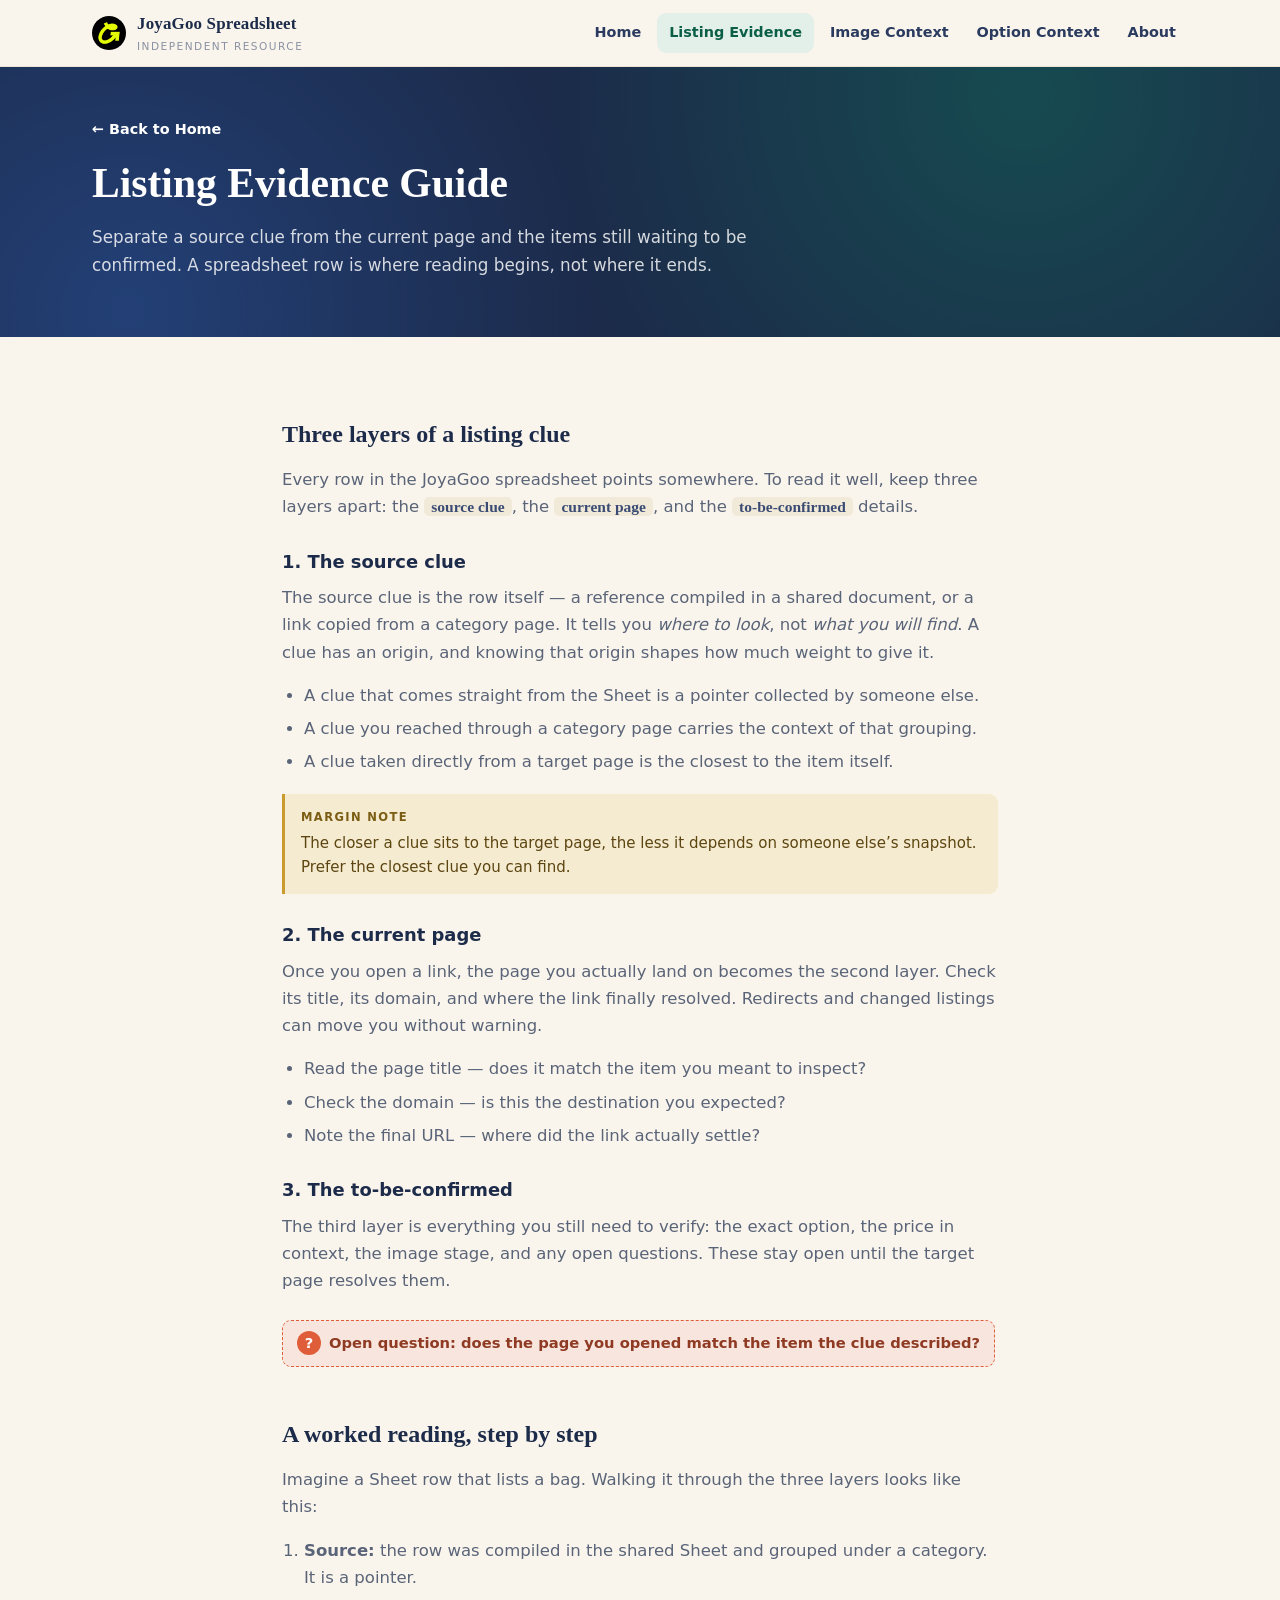
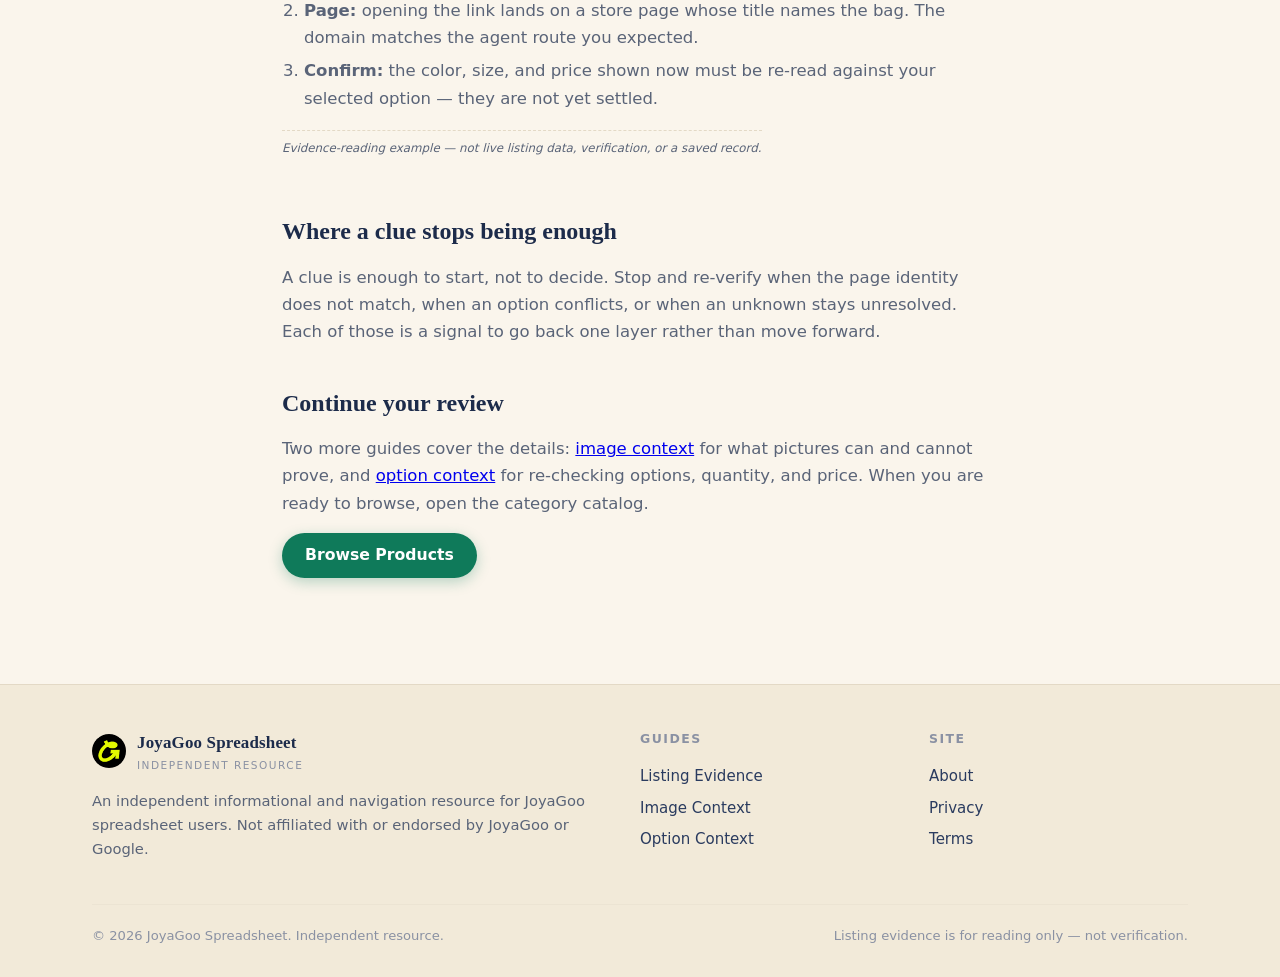
<file: listing-evidence-guide/index.html>
<!DOCTYPE html>
<html lang="en">
<head>
  <meta charset="UTF-8">
  <meta name="viewport" content="width=device-width, initial-scale=1.0">
  <title>Listing Evidence Guide | JoyaGoo Spreadsheet</title>
  <meta name="description" content="How to separate a source clue from the current page and the items still waiting to be confirmed when reading a JoyaGoo spreadsheet listing.">
  <link rel="canonical" href="https://repglide.github.io/joyagoo-spreadsheet/listing-evidence-guide/">
  <link rel="icon" type="image/png" href="../assets/images/favicon.png">
  <link rel="stylesheet" href="../assets/css/styles.css">

  <meta property="og:type" content="article">
  <meta property="og:url" content="https://repglide.github.io/joyagoo-spreadsheet/listing-evidence-guide/">
  <meta property="og:title" content="Listing Evidence Guide | JoyaGoo Spreadsheet">
  <meta property="og:description" content="How to separate a source clue from the current page and the items still waiting to be confirmed when reading a JoyaGoo spreadsheet listing.">
  <meta name="twitter:card" content="summary">

  <script type="application/ld+json">
  {
    "@context": "https://schema.org",
    "@graph": [
      {
        "@type": "WebSite",
        "@id": "https://repglide.github.io/joyagoo-spreadsheet/#website",
        "url": "https://repglide.github.io/joyagoo-spreadsheet/",
        "name": "JoyaGoo Spreadsheet & Listing Evidence Guide"
      },
      {
        "@type": "BreadcrumbList",
        "itemListElement": [
          { "@type": "ListItem", "position": 1, "name": "Home", "item": "https://repglide.github.io/joyagoo-spreadsheet/" },
          { "@type": "ListItem", "position": 2, "name": "Listing Evidence Guide", "item": "https://repglide.github.io/joyagoo-spreadsheet/listing-evidence-guide/" }
        ]
      },
      {
        "@type": "Article",
        "@id": "https://repglide.github.io/joyagoo-spreadsheet/listing-evidence-guide/#article",
        "headline": "Listing Evidence Guide",
        "description": "How to separate a source clue from the current page and the items still waiting to be confirmed when reading a JoyaGoo spreadsheet listing.",
        "isPartOf": { "@id": "https://repglide.github.io/joyagoo-spreadsheet/#website" }
      }
    ]
  }
  </script>
</head>
<body>
  <a href="#main-content" class="skip-link">Skip to main content</a>

  <header class="site-header">
    <div class="container header-inner">
      <a href="../index.html" class="brand" aria-label="JoyaGoo Spreadsheet Home">
        <img src="../assets/images/logo.png" alt="JoyaGoo Spreadsheet logo" width="34" height="34">
        <span class="brand-name">JoyaGoo Spreadsheet<small>Independent Resource</small></span>
      </a>
      <button class="mobile-nav-toggle" aria-expanded="false" aria-label="Toggle navigation menu">
        <svg viewBox="0 0 24 24" fill="none" stroke="currentColor" stroke-width="2" width="22" height="22"><line x1="3" y1="6" x2="21" y2="6"></line><line x1="3" y1="12" x2="21" y2="12"></line><line x1="3" y1="18" x2="21" y2="18"></line></svg>
      </button>
      <nav class="main-nav" aria-label="Primary Navigation">
        <ul>
          <li><a href="../index.html">Home</a></li>
          <li><a href="../listing-evidence-guide/" class="active">Listing Evidence</a></li>
          <li><a href="../image-context-guide/">Image Context</a></li>
          <li><a href="../option-context-guide/">Option Context</a></li>
          <li><a href="../about/">About</a></li>
        </ul>
      </nav>
    </div>
  </header>

  <main id="main-content">
    <section class="page-hero">
      <div class="container">
        <a class="back-link" href="../index.html" style="color:#fff">← Back to Home</a>
        <h1>Listing Evidence Guide</h1>
        <p>Separate a source clue from the current page and the items still waiting to be confirmed. A spreadsheet row is where reading begins, not where it ends.</p>
      </div>
    </section>

    <div class="article-body">
      <h2>Three layers of a listing clue</h2>
      <p>Every row in the JoyaGoo spreadsheet points somewhere. To read it well, keep three layers apart: the <span class="evidence-bracket">source clue</span>, the <span class="evidence-bracket">current page</span>, and the <span class="evidence-bracket">to-be-confirmed</span> details.</p>

      <h3>1. The source clue</h3>
      <p>The source clue is the row itself — a reference compiled in a shared document, or a link copied from a category page. It tells you <em>where to look</em>, not <em>what you will find</em>. A clue has an origin, and knowing that origin shapes how much weight to give it.</p>
      <ul>
        <li>A clue that comes straight from the Sheet is a pointer collected by someone else.</li>
        <li>A clue you reached through a category page carries the context of that grouping.</li>
        <li>A clue taken directly from a target page is the closest to the item itself.</li>
      </ul>
      <div class="margin-note">
        <strong>Margin note</strong>
        The closer a clue sits to the target page, the less it depends on someone else&rsquo;s snapshot. Prefer the closest clue you can find.
      </div>

      <h3>2. The current page</h3>
      <p>Once you open a link, the page you actually land on becomes the second layer. Check its title, its domain, and where the link finally resolved. Redirects and changed listings can move you without warning.</p>
      <ul>
        <li>Read the page title — does it match the item you meant to inspect?</li>
        <li>Check the domain — is this the destination you expected?</li>
        <li>Note the final URL — where did the link actually settle?</li>
      </ul>

      <h3>3. The to-be-confirmed</h3>
      <p>The third layer is everything you still need to verify: the exact option, the price in context, the image stage, and any open questions. These stay open until the target page resolves them.</p>

      <div class="open-question"><span class="qmark">?</span>Open question: does the page you opened match the item the clue described?</div>

      <h2>A worked reading, step by step</h2>
      <p>Imagine a Sheet row that lists a bag. Walking it through the three layers looks like this:</p>
      <ol>
        <li><strong>Source:</strong> the row was compiled in the shared Sheet and grouped under a category. It is a pointer.</li>
        <li><strong>Page:</strong> opening the link lands on a store page whose title names the bag. The domain matches the agent route you expected.</li>
        <li><strong>Confirm:</strong> the color, size, and price shown now must be re-read against your selected option — they are not yet settled.</li>
      </ol>
      <p class="example-flag">Evidence-reading example — not live listing data, verification, or a saved record.</p>

      <h2>Where a clue stops being enough</h2>
      <p>A clue is enough to start, not to decide. Stop and re-verify when the page identity does not match, when an option conflicts, or when an unknown stays unresolved. Each of those is a signal to go back one layer rather than move forward.</p>

      <h2>Continue your review</h2>
      <p>Two more guides cover the details: <a href="../image-context-guide/">image context</a> for what pictures can and cannot prove, and <a href="../option-context-guide/">option context</a> for re-checking options, quantity, and price. When you are ready to browse, open the category catalog.</p>
      <p><a href="https://repglide.com/?agent=joyagoo" class="btn btn-primary" target="_blank" rel="nofollow noopener">Browse Products</a></p>
    </div>
  </main>

  <footer class="site-footer">
    <div class="container">
      <div class="footer-grid">
        <div class="footer-brand">
          <a href="../index.html" class="brand" aria-label="JoyaGoo Spreadsheet Home">
            <img src="../assets/images/logo.png" alt="JoyaGoo Spreadsheet logo" width="30" height="30">
            <span class="brand-name">JoyaGoo Spreadsheet<small>Independent Resource</small></span>
          </a>
          <p>An independent informational and navigation resource for JoyaGoo spreadsheet users. Not affiliated with or endorsed by JoyaGoo or Google.</p>
        </div>
        <div class="footer-col">
          <h4>Guides</h4>
          <ul>
            <li><a href="../listing-evidence-guide/">Listing Evidence</a></li>
            <li><a href="../image-context-guide/">Image Context</a></li>
            <li><a href="../option-context-guide/">Option Context</a></li>
          </ul>
        </div>
        <div class="footer-col">
          <h4>Site</h4>
          <ul>
            <li><a href="../about/">About</a></li>
            <li><a href="../privacy/">Privacy</a></li>
            <li><a href="../terms/">Terms</a></li>
          </ul>
        </div>
      </div>
      <div class="footer-bottom">
        <span>&copy; <span id="year">2026</span> JoyaGoo Spreadsheet. Independent resource.</span>
        <span>Listing evidence is for reading only — not verification.</span>
      </div>
    </div>
  </footer>

  <script src="../assets/js/main.js"></script>
</body>
</html>
</file>
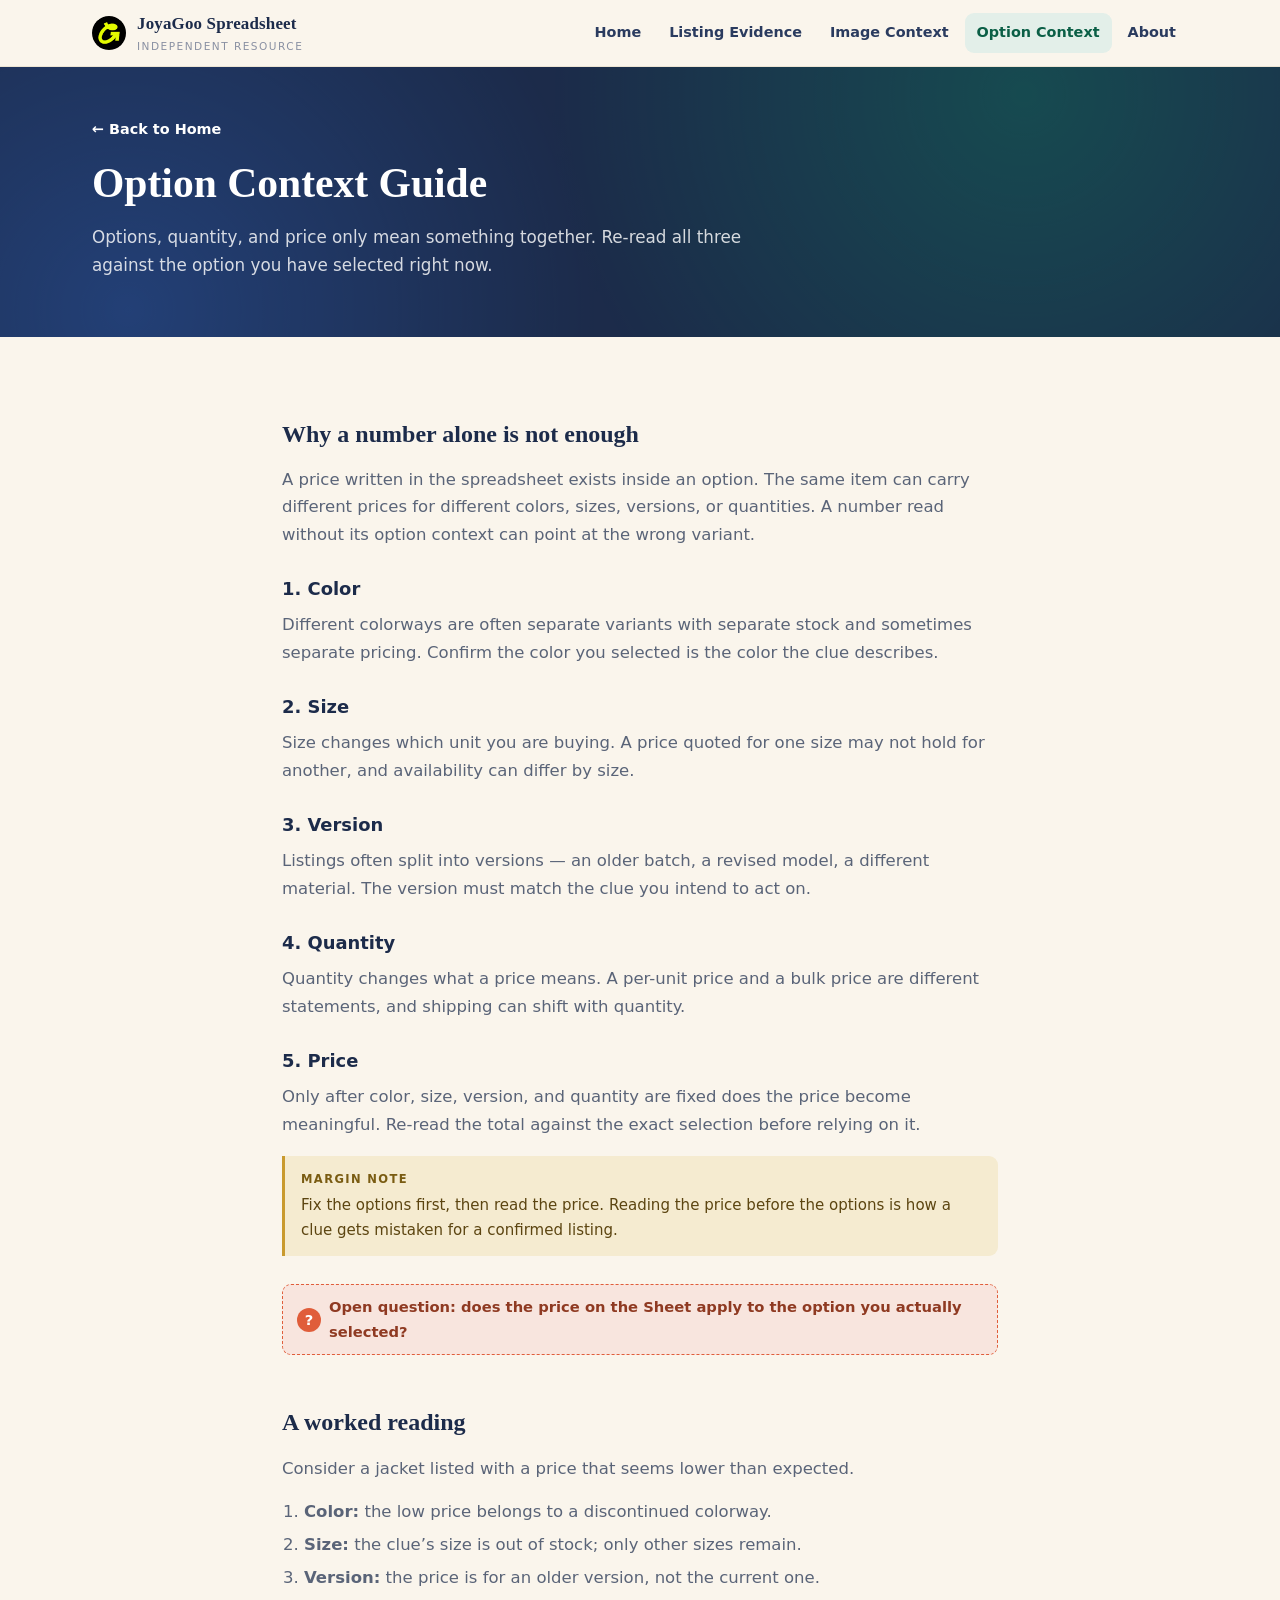
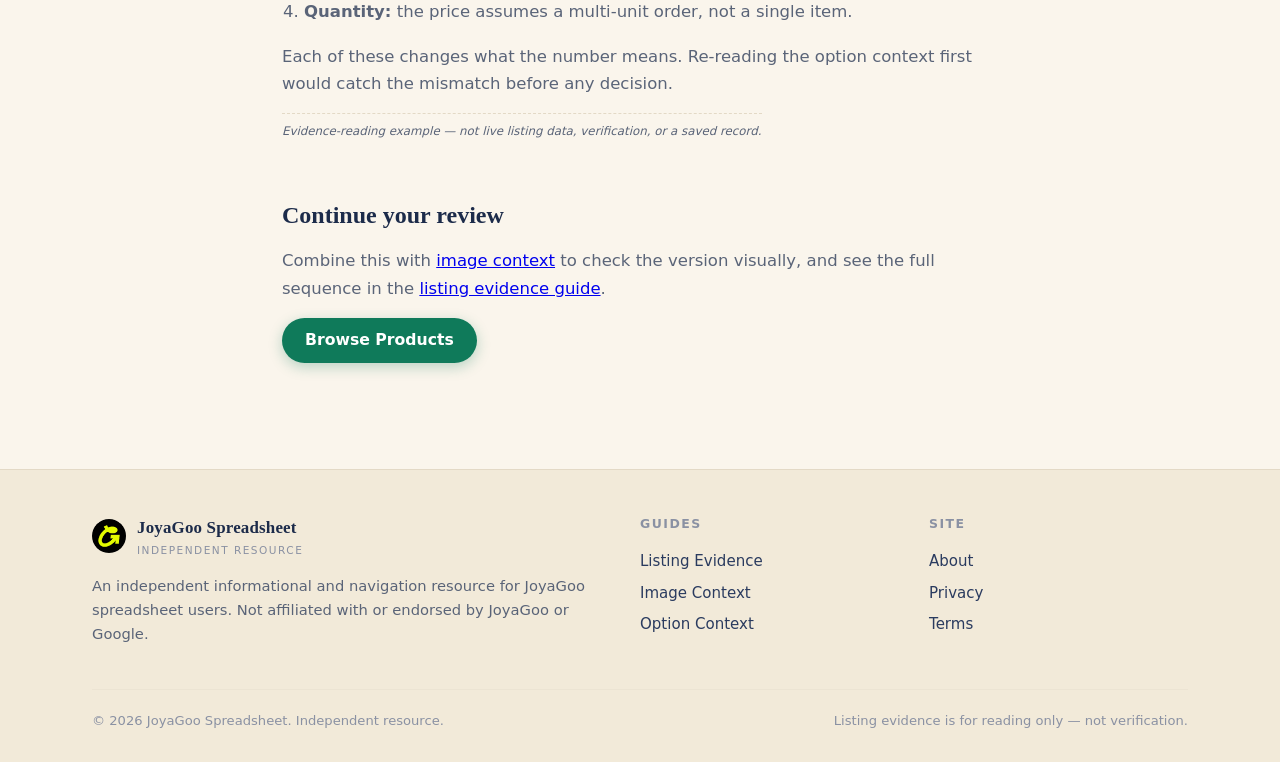
<file: option-context-guide/index.html>
<!DOCTYPE html>
<html lang="en">
<head>
  <meta charset="UTF-8">
  <meta name="viewport" content="width=device-width, initial-scale=1.0">
  <title>Option Context Guide | JoyaGoo Spreadsheet</title>
  <meta name="description" content="How to re-check options, quantity, and price context before trusting a number on a JoyaGoo spreadsheet listing.">
  <link rel="canonical" href="https://repglide.github.io/joyagoo-spreadsheet/option-context-guide/">
  <link rel="icon" type="image/png" href="../assets/images/favicon.png">
  <link rel="stylesheet" href="../assets/css/styles.css">

  <meta property="og:type" content="article">
  <meta property="og:url" content="https://repglide.github.io/joyagoo-spreadsheet/option-context-guide/">
  <meta property="og:title" content="Option Context Guide | JoyaGoo Spreadsheet">
  <meta property="og:description" content="How to re-check options, quantity, and price context before trusting a number on a JoyaGoo spreadsheet listing.">
  <meta name="twitter:card" content="summary">

  <script type="application/ld+json">
  {
    "@context": "https://schema.org",
    "@graph": [
      {
        "@type": "WebSite",
        "@id": "https://repglide.github.io/joyagoo-spreadsheet/#website",
        "url": "https://repglide.github.io/joyagoo-spreadsheet/",
        "name": "JoyaGoo Spreadsheet & Listing Evidence Guide"
      },
      {
        "@type": "BreadcrumbList",
        "itemListElement": [
          { "@type": "ListItem", "position": 1, "name": "Home", "item": "https://repglide.github.io/joyagoo-spreadsheet/" },
          { "@type": "ListItem", "position": 2, "name": "Option Context Guide", "item": "https://repglide.github.io/joyagoo-spreadsheet/option-context-guide/" }
        ]
      },
      {
        "@type": "Article",
        "@id": "https://repglide.github.io/joyagoo-spreadsheet/option-context-guide/#article",
        "headline": "Option Context Guide",
        "description": "How to re-check options, quantity, and price context before trusting a number on a JoyaGoo spreadsheet listing.",
        "isPartOf": { "@id": "https://repglide.github.io/joyagoo-spreadsheet/#website" }
      }
    ]
  }
  </script>
</head>
<body>
  <a href="#main-content" class="skip-link">Skip to main content</a>

  <header class="site-header">
    <div class="container header-inner">
      <a href="../index.html" class="brand" aria-label="JoyaGoo Spreadsheet Home">
        <img src="../assets/images/logo.png" alt="JoyaGoo Spreadsheet logo" width="34" height="34">
        <span class="brand-name">JoyaGoo Spreadsheet<small>Independent Resource</small></span>
      </a>
      <button class="mobile-nav-toggle" aria-expanded="false" aria-label="Toggle navigation menu">
        <svg viewBox="0 0 24 24" fill="none" stroke="currentColor" stroke-width="2" width="22" height="22"><line x1="3" y1="6" x2="21" y2="6"></line><line x1="3" y1="12" x2="21" y2="12"></line><line x1="3" y1="18" x2="21" y2="18"></line></svg>
      </button>
      <nav class="main-nav" aria-label="Primary Navigation">
        <ul>
          <li><a href="../index.html">Home</a></li>
          <li><a href="../listing-evidence-guide/">Listing Evidence</a></li>
          <li><a href="../image-context-guide/">Image Context</a></li>
          <li><a href="../option-context-guide/" class="active">Option Context</a></li>
          <li><a href="../about/">About</a></li>
        </ul>
      </nav>
    </div>
  </header>

  <main id="main-content">
    <section class="page-hero">
      <div class="container">
        <a class="back-link" href="../index.html" style="color:#fff">← Back to Home</a>
        <h1>Option Context Guide</h1>
        <p>Options, quantity, and price only mean something together. Re-read all three against the option you have selected right now.</p>
      </div>
    </section>

    <div class="article-body">
      <h2>Why a number alone is not enough</h2>
      <p>A price written in the spreadsheet exists inside an option. The same item can carry different prices for different colors, sizes, versions, or quantities. A number read without its option context can point at the wrong variant.</p>

      <h3>1. Color</h3>
      <p>Different colorways are often separate variants with separate stock and sometimes separate pricing. Confirm the color you selected is the color the clue describes.</p>

      <h3>2. Size</h3>
      <p>Size changes which unit you are buying. A price quoted for one size may not hold for another, and availability can differ by size.</p>

      <h3>3. Version</h3>
      <p>Listings often split into versions — an older batch, a revised model, a different material. The version must match the clue you intend to act on.</p>

      <h3>4. Quantity</h3>
      <p>Quantity changes what a price means. A per-unit price and a bulk price are different statements, and shipping can shift with quantity.</p>

      <h3>5. Price</h3>
      <p>Only after color, size, version, and quantity are fixed does the price become meaningful. Re-read the total against the exact selection before relying on it.</p>

      <div class="margin-note">
        <strong>Margin note</strong>
        Fix the options first, then read the price. Reading the price before the options is how a clue gets mistaken for a confirmed listing.
      </div>

      <div class="open-question"><span class="qmark">?</span>Open question: does the price on the Sheet apply to the option you actually selected?</div>

      <h2>A worked reading</h2>
      <p>Consider a jacket listed with a price that seems lower than expected.</p>
      <ol>
        <li><strong>Color:</strong> the low price belongs to a discontinued colorway.</li>
        <li><strong>Size:</strong> the clue&rsquo;s size is out of stock; only other sizes remain.</li>
        <li><strong>Version:</strong> the price is for an older version, not the current one.</li>
        <li><strong>Quantity:</strong> the price assumes a multi-unit order, not a single item.</li>
      </ol>
      <p>Each of these changes what the number means. Re-reading the option context first would catch the mismatch before any decision.</p>
      <p class="example-flag">Evidence-reading example — not live listing data, verification, or a saved record.</p>

      <h2>Continue your review</h2>
      <p>Combine this with <a href="../image-context-guide/">image context</a> to check the version visually, and see the full sequence in the <a href="../listing-evidence-guide/">listing evidence guide</a>.</p>
      <p><a href="https://repglide.com/?agent=joyagoo" class="btn btn-primary" target="_blank" rel="nofollow noopener">Browse Products</a></p>
    </div>
  </main>

  <footer class="site-footer">
    <div class="container">
      <div class="footer-grid">
        <div class="footer-brand">
          <a href="../index.html" class="brand" aria-label="JoyaGoo Spreadsheet Home">
            <img src="../assets/images/logo.png" alt="JoyaGoo Spreadsheet logo" width="30" height="30">
            <span class="brand-name">JoyaGoo Spreadsheet<small>Independent Resource</small></span>
          </a>
          <p>An independent informational and navigation resource for JoyaGoo spreadsheet users. Not affiliated with or endorsed by JoyaGoo or Google.</p>
        </div>
        <div class="footer-col">
          <h4>Guides</h4>
          <ul>
            <li><a href="../listing-evidence-guide/">Listing Evidence</a></li>
            <li><a href="../image-context-guide/">Image Context</a></li>
            <li><a href="../option-context-guide/">Option Context</a></li>
          </ul>
        </div>
        <div class="footer-col">
          <h4>Site</h4>
          <ul>
            <li><a href="../about/">About</a></li>
            <li><a href="../privacy/">Privacy</a></li>
            <li><a href="../terms/">Terms</a></li>
          </ul>
        </div>
      </div>
      <div class="footer-bottom">
        <span>&copy; <span id="year">2026</span> JoyaGoo Spreadsheet. Independent resource.</span>
        <span>Listing evidence is for reading only — not verification.</span>
      </div>
    </div>
  </footer>

  <script src="../assets/js/main.js"></script>
</body>
</html>
</file>
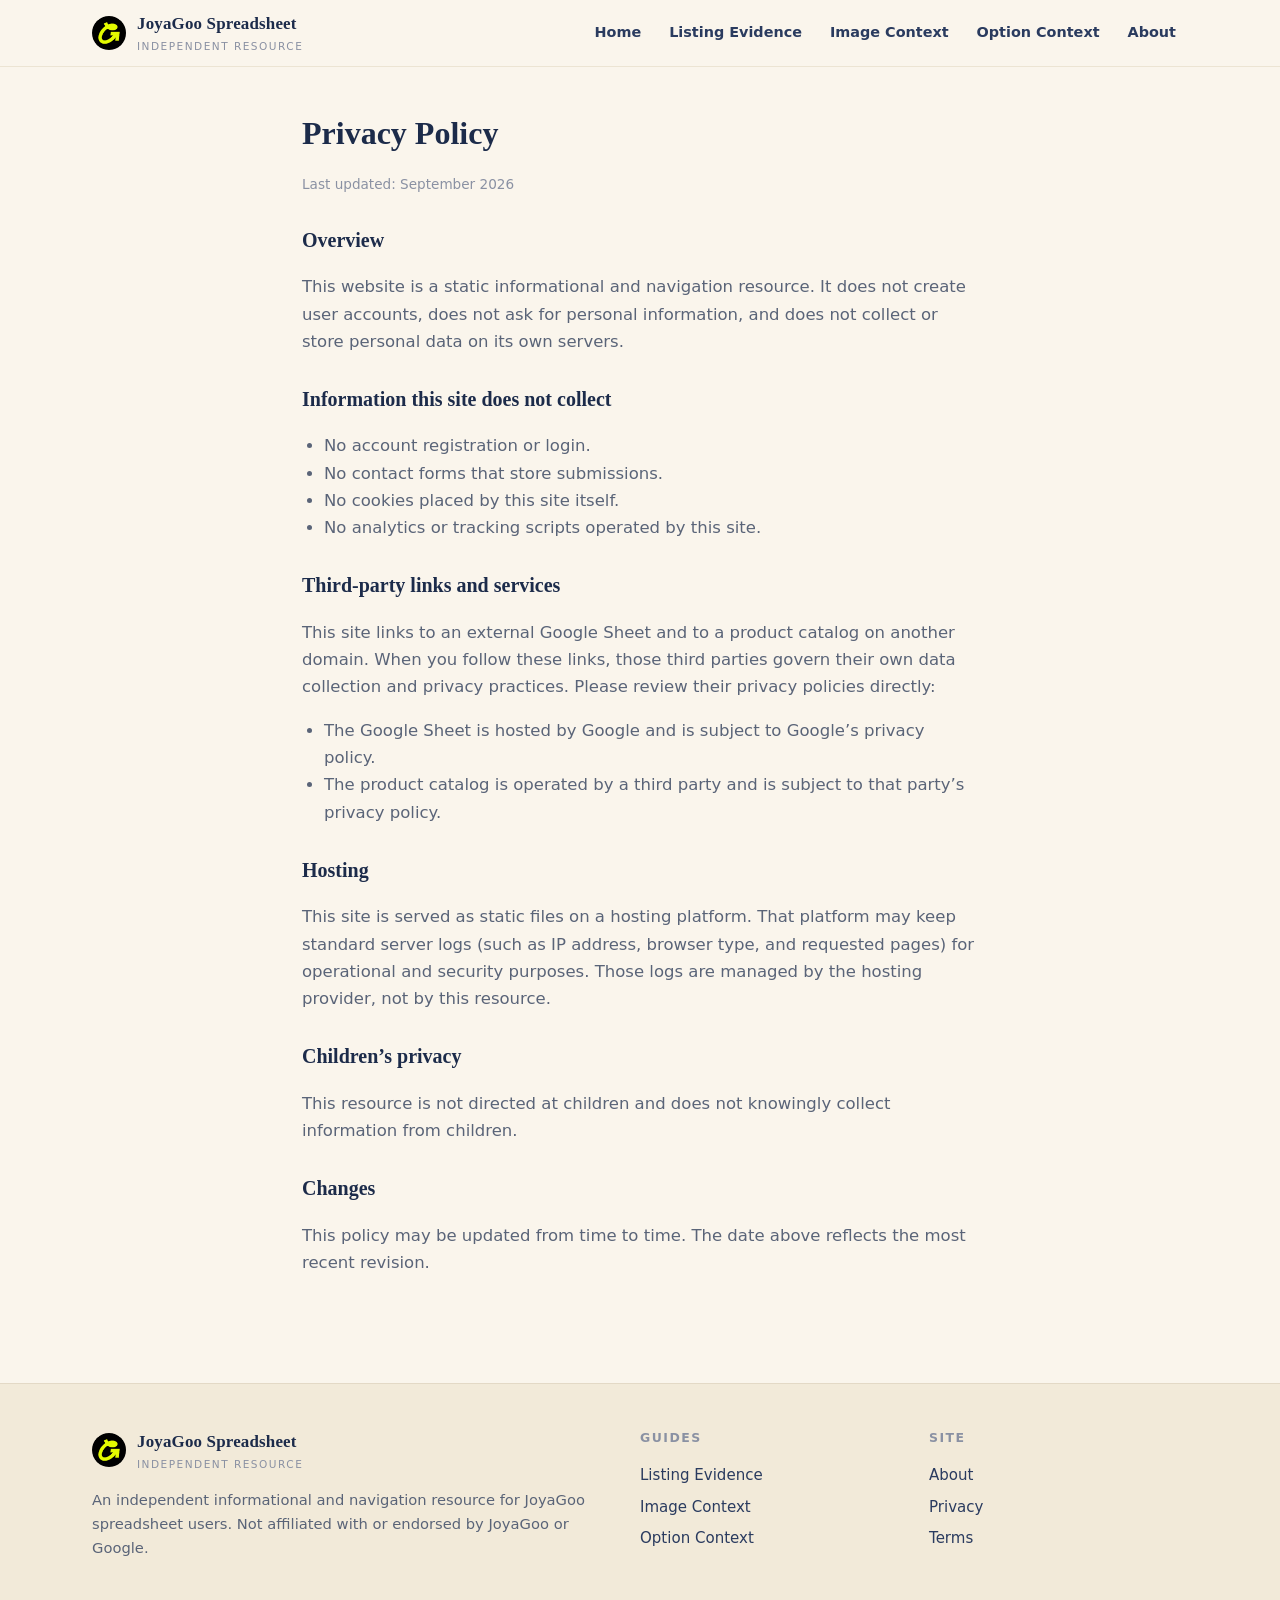
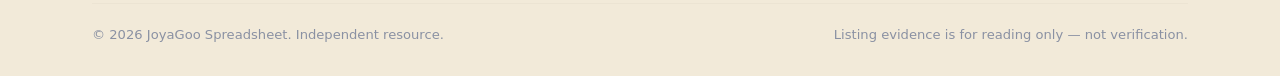
<file: privacy/index.html>
<!DOCTYPE html>
<html lang="en">
<head>
  <meta charset="UTF-8">
  <meta name="viewport" content="width=device-width, initial-scale=1.0">
  <title>Privacy Policy | JoyaGoo Spreadsheet</title>
  <meta name="description" content="Privacy policy for the JoyaGoo Spreadsheet independent resource.">
  <link rel="canonical" href="https://repglide.github.io/joyagoo-spreadsheet/privacy/">
  <link rel="icon" type="image/png" href="../assets/images/favicon.png">
  <link rel="stylesheet" href="../assets/css/styles.css">
  <meta name="robots" content="index, follow">
</head>
<body>
  <a href="#main-content" class="skip-link">Skip to main content</a>

  <header class="site-header">
    <div class="container header-inner">
      <a href="../index.html" class="brand" aria-label="JoyaGoo Spreadsheet Home">
        <img src="../assets/images/logo.png" alt="JoyaGoo Spreadsheet logo" width="34" height="34">
        <span class="brand-name">JoyaGoo Spreadsheet<small>Independent Resource</small></span>
      </a>
      <button class="mobile-nav-toggle" aria-expanded="false" aria-label="Toggle navigation menu">
        <svg viewBox="0 0 24 24" fill="none" stroke="currentColor" stroke-width="2" width="22" height="22"><line x1="3" y1="6" x2="21" y2="6"></line><line x1="3" y1="12" x2="21" y2="12"></line><line x1="3" y1="18" x2="21" y2="18"></line></svg>
      </button>
      <nav class="main-nav" aria-label="Primary Navigation">
        <ul>
          <li><a href="../index.html">Home</a></li>
          <li><a href="../listing-evidence-guide/">Listing Evidence</a></li>
          <li><a href="../image-context-guide/">Image Context</a></li>
          <li><a href="../option-context-guide/">Option Context</a></li>
          <li><a href="../about/">About</a></li>
        </ul>
      </nav>
    </div>
  </header>

  <main id="main-content">
    <div class="legal-body">
      <h1>Privacy Policy</h1>
      <p class="legal-date">Last updated: September 2026</p>

      <h2>Overview</h2>
      <p>This website is a static informational and navigation resource. It does not create user accounts, does not ask for personal information, and does not collect or store personal data on its own servers.</p>

      <h2>Information this site does not collect</h2>
      <ul>
        <li>No account registration or login.</li>
        <li>No contact forms that store submissions.</li>
        <li>No cookies placed by this site itself.</li>
        <li>No analytics or tracking scripts operated by this site.</li>
      </ul>

      <h2>Third-party links and services</h2>
      <p>This site links to an external Google Sheet and to a product catalog on another domain. When you follow these links, those third parties govern their own data collection and privacy practices. Please review their privacy policies directly:</p>
      <ul>
        <li>The Google Sheet is hosted by Google and is subject to Google&rsquo;s privacy policy.</li>
        <li>The product catalog is operated by a third party and is subject to that party&rsquo;s privacy policy.</li>
      </ul>

      <h2>Hosting</h2>
      <p>This site is served as static files on a hosting platform. That platform may keep standard server logs (such as IP address, browser type, and requested pages) for operational and security purposes. Those logs are managed by the hosting provider, not by this resource.</p>

      <h2>Children&rsquo;s privacy</h2>
      <p>This resource is not directed at children and does not knowingly collect information from children.</p>

      <h2>Changes</h2>
      <p>This policy may be updated from time to time. The date above reflects the most recent revision.</p>
    </div>
  </main>

  <footer class="site-footer">
    <div class="container">
      <div class="footer-grid">
        <div class="footer-brand">
          <a href="../index.html" class="brand" aria-label="JoyaGoo Spreadsheet Home">
            <img src="../assets/images/logo.png" alt="JoyaGoo Spreadsheet logo" width="30" height="30">
            <span class="brand-name">JoyaGoo Spreadsheet<small>Independent Resource</small></span>
          </a>
          <p>An independent informational and navigation resource for JoyaGoo spreadsheet users. Not affiliated with or endorsed by JoyaGoo or Google.</p>
        </div>
        <div class="footer-col">
          <h4>Guides</h4>
          <ul>
            <li><a href="../listing-evidence-guide/">Listing Evidence</a></li>
            <li><a href="../image-context-guide/">Image Context</a></li>
            <li><a href="../option-context-guide/">Option Context</a></li>
          </ul>
        </div>
        <div class="footer-col">
          <h4>Site</h4>
          <ul>
            <li><a href="../about/">About</a></li>
            <li><a href="../privacy/">Privacy</a></li>
            <li><a href="../terms/">Terms</a></li>
          </ul>
        </div>
      </div>
      <div class="footer-bottom">
        <span>&copy; <span id="year">2026</span> JoyaGoo Spreadsheet. Independent resource.</span>
        <span>Listing evidence is for reading only — not verification.</span>
      </div>
    </div>
  </footer>

  <script src="../assets/js/main.js"></script>
</body>
</html>
</file>
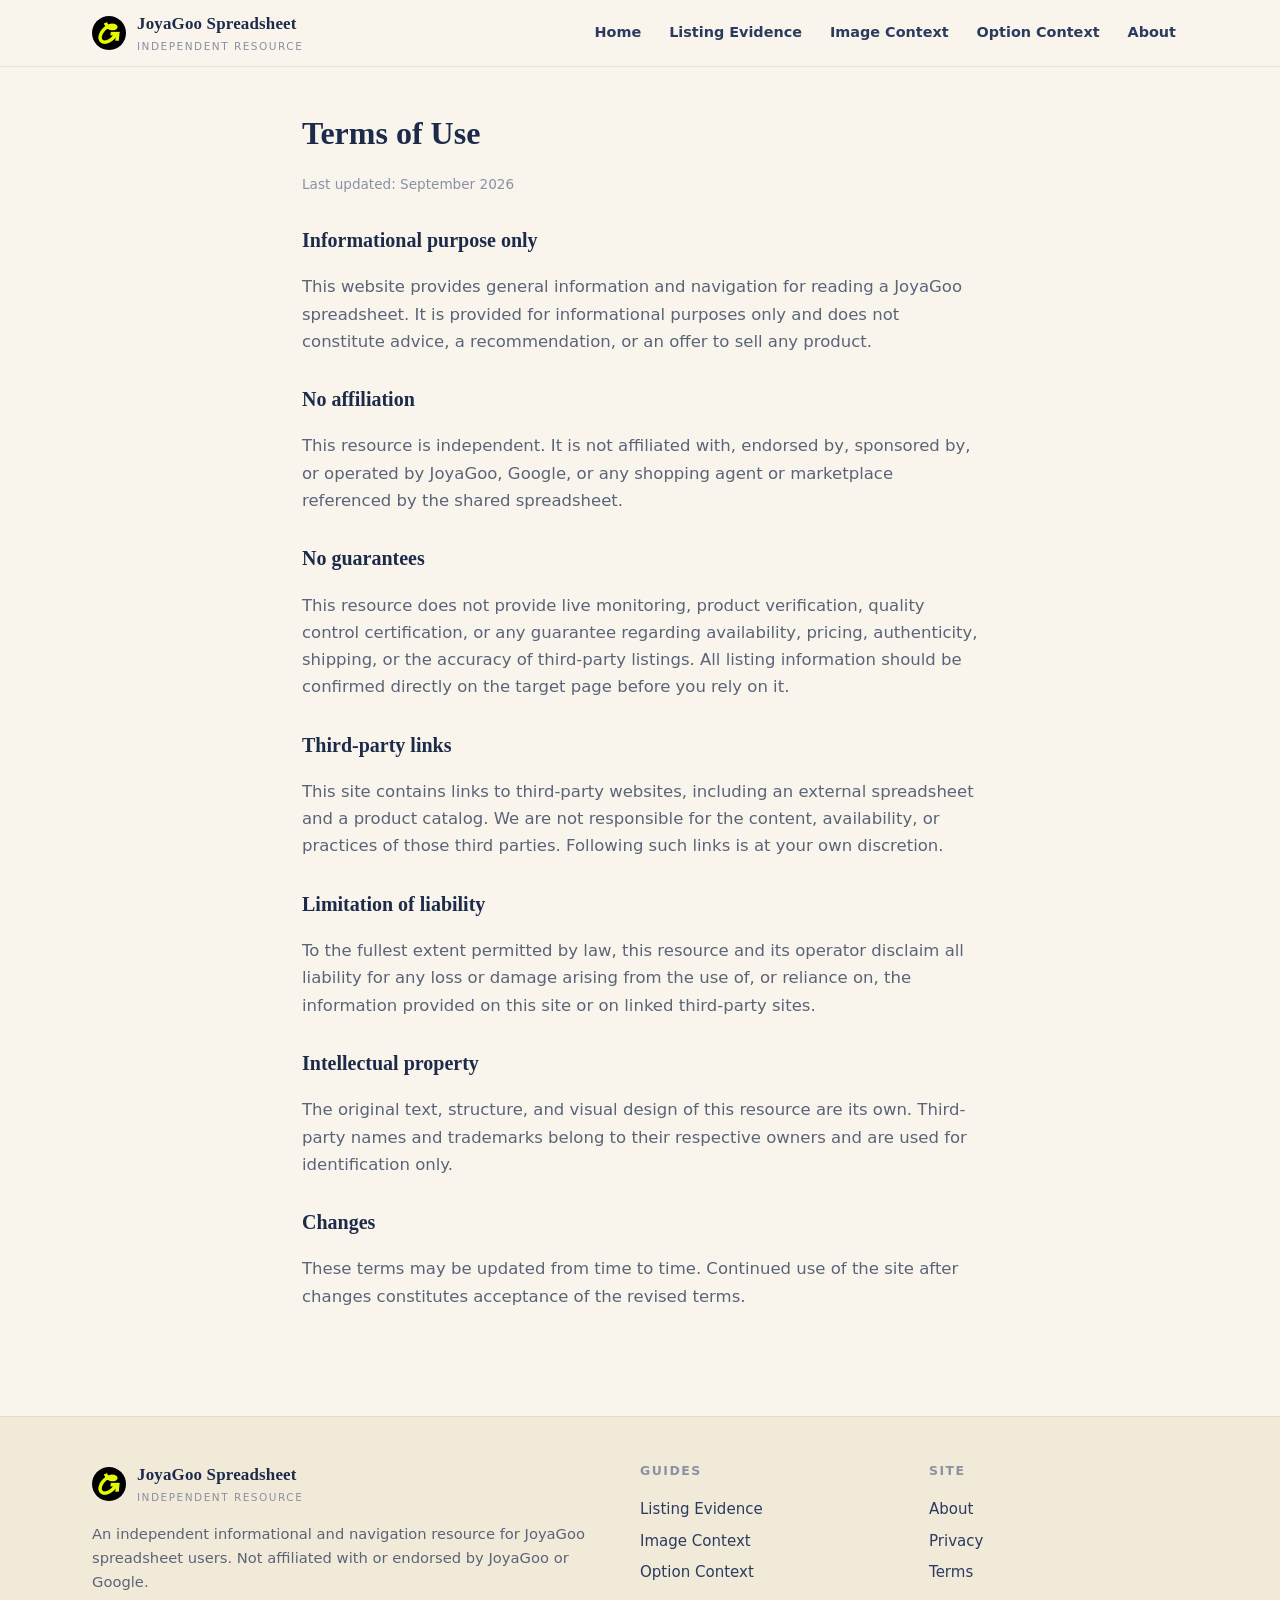
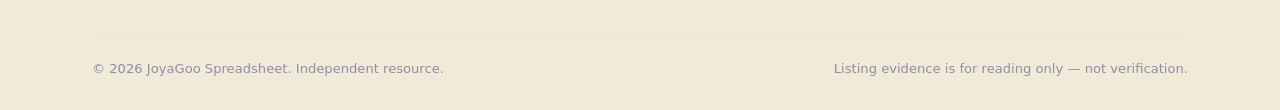
<file: terms/index.html>
<!DOCTYPE html>
<html lang="en">
<head>
  <meta charset="UTF-8">
  <meta name="viewport" content="width=device-width, initial-scale=1.0">
  <title>Terms of Use | JoyaGoo Spreadsheet</title>
  <meta name="description" content="Terms of use for the JoyaGoo Spreadsheet independent resource.">
  <link rel="canonical" href="https://repglide.github.io/joyagoo-spreadsheet/terms/">
  <link rel="icon" type="image/png" href="../assets/images/favicon.png">
  <link rel="stylesheet" href="../assets/css/styles.css">
  <meta name="robots" content="index, follow">
</head>
<body>
  <a href="#main-content" class="skip-link">Skip to main content</a>

  <header class="site-header">
    <div class="container header-inner">
      <a href="../index.html" class="brand" aria-label="JoyaGoo Spreadsheet Home">
        <img src="../assets/images/logo.png" alt="JoyaGoo Spreadsheet logo" width="34" height="34">
        <span class="brand-name">JoyaGoo Spreadsheet<small>Independent Resource</small></span>
      </a>
      <button class="mobile-nav-toggle" aria-expanded="false" aria-label="Toggle navigation menu">
        <svg viewBox="0 0 24 24" fill="none" stroke="currentColor" stroke-width="2" width="22" height="22"><line x1="3" y1="6" x2="21" y2="6"></line><line x1="3" y1="12" x2="21" y2="12"></line><line x1="3" y1="18" x2="21" y2="18"></line></svg>
      </button>
      <nav class="main-nav" aria-label="Primary Navigation">
        <ul>
          <li><a href="../index.html">Home</a></li>
          <li><a href="../listing-evidence-guide/">Listing Evidence</a></li>
          <li><a href="../image-context-guide/">Image Context</a></li>
          <li><a href="../option-context-guide/">Option Context</a></li>
          <li><a href="../about/">About</a></li>
        </ul>
      </nav>
    </div>
  </header>

  <main id="main-content">
    <div class="legal-body">
      <h1>Terms of Use</h1>
      <p class="legal-date">Last updated: September 2026</p>

      <h2>Informational purpose only</h2>
      <p>This website provides general information and navigation for reading a JoyaGoo spreadsheet. It is provided for informational purposes only and does not constitute advice, a recommendation, or an offer to sell any product.</p>

      <h2>No affiliation</h2>
      <p>This resource is independent. It is not affiliated with, endorsed by, sponsored by, or operated by JoyaGoo, Google, or any shopping agent or marketplace referenced by the shared spreadsheet.</p>

      <h2>No guarantees</h2>
      <p>This resource does not provide live monitoring, product verification, quality control certification, or any guarantee regarding availability, pricing, authenticity, shipping, or the accuracy of third-party listings. All listing information should be confirmed directly on the target page before you rely on it.</p>

      <h2>Third-party links</h2>
      <p>This site contains links to third-party websites, including an external spreadsheet and a product catalog. We are not responsible for the content, availability, or practices of those third parties. Following such links is at your own discretion.</p>

      <h2>Limitation of liability</h2>
      <p>To the fullest extent permitted by law, this resource and its operator disclaim all liability for any loss or damage arising from the use of, or reliance on, the information provided on this site or on linked third-party sites.</p>

      <h2>Intellectual property</h2>
      <p>The original text, structure, and visual design of this resource are its own. Third-party names and trademarks belong to their respective owners and are used for identification only.</p>

      <h2>Changes</h2>
      <p>These terms may be updated from time to time. Continued use of the site after changes constitutes acceptance of the revised terms.</p>
    </div>
  </main>

  <footer class="site-footer">
    <div class="container">
      <div class="footer-grid">
        <div class="footer-brand">
          <a href="../index.html" class="brand" aria-label="JoyaGoo Spreadsheet Home">
            <img src="../assets/images/logo.png" alt="JoyaGoo Spreadsheet logo" width="30" height="30">
            <span class="brand-name">JoyaGoo Spreadsheet<small>Independent Resource</small></span>
          </a>
          <p>An independent informational and navigation resource for JoyaGoo spreadsheet users. Not affiliated with or endorsed by JoyaGoo or Google.</p>
        </div>
        <div class="footer-col">
          <h4>Guides</h4>
          <ul>
            <li><a href="../listing-evidence-guide/">Listing Evidence</a></li>
            <li><a href="../image-context-guide/">Image Context</a></li>
            <li><a href="../option-context-guide/">Option Context</a></li>
          </ul>
        </div>
        <div class="footer-col">
          <h4>Site</h4>
          <ul>
            <li><a href="../about/">About</a></li>
            <li><a href="../privacy/">Privacy</a></li>
            <li><a href="../terms/">Terms</a></li>
          </ul>
        </div>
      </div>
      <div class="footer-bottom">
        <span>&copy; <span id="year">2026</span> JoyaGoo Spreadsheet. Independent resource.</span>
        <span>Listing evidence is for reading only — not verification.</span>
      </div>
    </div>
  </footer>

  <script src="../assets/js/main.js"></script>
</body>
</html>
</file>
<file: assets/css/styles.css>
/* ==========================================================================
   JoyaGoo Spreadsheet — Evidence Tabs / Field Folio theme
   Warm ivory · deep navy · emerald · coral / cobalt / mustard accents
   ========================================================================== */

:root {
  /* palette */
  --ivory:        #FAF5EC;
  --ivory-2:      #F2EAD9;
  --ivory-3:      #ECE1CC;
  --paper:        #FFFDF7;
  --navy:         #1C2B4A;
  --navy-2:       #2A3B5F;
  --navy-3:       #3A4C74;
  --emerald:      #0F7A5A;
  --emerald-dark: #0B5F46;
  --emerald-soft: #E3EFE9;
  --coral:        #E05D3A;
  --coral-soft:   #F8E5DE;
  --cobalt:       #2E5FB8;
  --cobalt-soft:  #E4EBF8;
  --mustard:      #C99A2E;
  --mustard-soft: #F5EBD0;
  --ink:          #232C3D;
  --ink-soft:     #5A6478;
  --ink-faint:    #8A91A3;
  --line:         #E3D9C6;
  --line-soft:    #ECE4D3;

  /* typography */
  --serif: Georgia, 'Times New Roman', Times, serif;
  --sans: system-ui, -apple-system, 'Segoe UI', Roboto, Helvetica, Arial, sans-serif;

  /* geometry */
  --radius: 14px;
  --radius-sm: 9px;
  --tab-notch: 14px;
  --container: 1140px;
  --shadow-sm: 0 1px 2px rgba(28, 43, 74, 0.05), 0 2px 8px rgba(28, 43, 74, 0.06);
  --shadow-md: 0 4px 14px rgba(28, 43, 74, 0.10), 0 12px 32px rgba(28, 43, 74, 0.08);
}

* { box-sizing: border-box; }

html { scroll-behavior: smooth; -webkit-text-size-adjust: 100%; }

body {
  margin: 0;
  font-family: var(--sans);
  font-size: 16.5px;
  line-height: 1.65;
  color: var(--ink);
  background: var(--ivory);
  -webkit-font-smoothing: antialiased;
  text-rendering: optimizeLegibility;
}

/* ---------- accessibility ---------- */
.skip-link {
  position: absolute;
  left: -9999px;
  top: 0;
  background: var(--navy);
  color: #fff;
  padding: 10px 16px;
  z-index: 200;
  border-radius: 0 0 var(--radius-sm) 0;
}
.skip-link:focus { left: 0; }

:focus-visible { outline: 3px solid var(--cobalt); outline-offset: 2px; border-radius: 3px; }

.visually-hidden {
  position: absolute !important;
  width: 1px; height: 1px;
  margin: -1px; padding: 0; border: 0;
  overflow: hidden; clip: rect(0 0 0 0);
  white-space: nowrap;
}

/* ---------- layout ---------- */
.container { max-width: var(--container); margin: 0 auto; padding: 0 22px; }

/* ---------- header ---------- */
.site-header {
  position: sticky; top: 0; z-index: 100;
  background: rgba(250, 245, 236, 0.92);
  backdrop-filter: saturate(140%) blur(8px);
  border-bottom: 1px solid var(--line-soft);
}
.header-inner { display: flex; align-items: center; gap: 20px; height: 66px; }
.brand { display: flex; align-items: center; gap: 11px; text-decoration: none; color: var(--navy); }
.brand img { width: 34px; height: 34px; display: block; }
.brand-name { font-family: var(--serif); font-weight: 700; font-size: 1.06rem; letter-spacing: 0.01em; }
.brand-name small { display: block; font-family: var(--sans); font-weight: 500; font-size: 0.66rem; color: var(--ink-faint); letter-spacing: 0.14em; text-transform: uppercase; }

.main-nav { margin-left: auto; }
.main-nav ul { display: flex; align-items: center; gap: 4px; list-style: none; margin: 0; padding: 0; }
.main-nav a {
  display: block; padding: 8px 12px; text-decoration: none; color: var(--navy-2);
  font-weight: 600; font-size: 0.9rem; border-radius: var(--radius-sm);
}
.main-nav a:hover { background: var(--ivory-2); color: var(--navy); }
.main-nav a.active { color: var(--emerald-dark); background: var(--emerald-soft); }

.mobile-nav-toggle {
  display: none; margin-left: auto;
  width: 44px; height: 44px; border: 1px solid var(--line);
  background: var(--paper); border-radius: var(--radius-sm); cursor: pointer;
  color: var(--navy);
}
.mobile-nav-toggle svg { display: block; margin: 0 auto; }

@media (max-width: 860px) {
  .main-nav { display: none; }
  .mobile-nav-toggle { display: block; }
  .main-nav.open {
    display: block; position: absolute; left: 0; right: 0; top: 66px;
    background: var(--paper); border-bottom: 1px solid var(--line);
    box-shadow: var(--shadow-md);
  }
  .main-nav.open ul { flex-direction: column; align-items: stretch; gap: 2px; padding: 8px; }
  .main-nav.open a { padding: 12px 14px; }
}

/* ---------- buttons ---------- */
.btn {
  display: inline-flex; align-items: center; justify-content: center; gap: 8px;
  padding: 12px 22px; border-radius: 999px; text-decoration: none;
  font-weight: 700; font-size: 0.98rem; line-height: 1.2;
  border: 1.5px solid transparent; transition: transform 0.12s ease, box-shadow 0.12s ease, background 0.12s ease;
}
.btn:active { transform: translateY(1px); }
.btn-primary { background: var(--emerald); color: #fff; box-shadow: 0 4px 14px rgba(15, 122, 90, 0.28); }
.btn-primary:hover { background: var(--emerald-dark); box-shadow: 0 6px 18px rgba(15, 122, 90, 0.34); }
.btn-secondary { background: var(--paper); color: var(--navy); border-color: var(--line); box-shadow: var(--shadow-sm); }
.btn-secondary:hover { border-color: var(--navy-3); background: #fff; }
.btn-ghost { background: transparent; color: var(--navy-2); border-color: var(--line-soft); }
.btn-ghost:hover { border-color: var(--navy-3); }
.btn-sm { padding: 9px 16px; font-size: 0.88rem; }

/* ---------- hero ---------- */
.hero-section { padding: 56px 0 40px; position: relative; overflow: hidden; }
.hero-grid { display: grid; grid-template-columns: 1.05fr 0.95fr; gap: 44px; align-items: center; }
.hero-badge {
  display: inline-block; padding: 5px 13px; border-radius: 999px;
  background: var(--mustard-soft); color: #7A5C12; font-weight: 700;
  font-size: 0.76rem; letter-spacing: 0.08em; text-transform: uppercase;
}
.hero-title { font-family: var(--serif); font-size: clamp(2.05rem, 4.6vw, 3.1rem); line-height: 1.12; color: var(--navy); margin: 18px 0 16px; font-weight: 700; }
.hero-title em { font-style: normal; color: var(--emerald-dark); }
.hero-description { font-size: 1.08rem; color: var(--ink-soft); max-width: 34em; margin: 0 0 26px; }
.hero-actions { display: flex; flex-wrap: wrap; gap: 12px; }

/* hero folio visual */
.hero-visual { position: relative; min-height: 340px; }
.folio-stage { position: relative; height: 340px; }
.folio-tab {
  position: absolute; left: 50%; width: 78%; max-width: 360px;
  padding: 14px 18px; border-radius: var(--radius); background: var(--paper);
  border: 1px solid var(--line); box-shadow: var(--shadow-md);
  display: flex; align-items: center; gap: 12px;
  transform-origin: center;
}
.folio-tab .tab-dot { width: 12px; height: 12px; border-radius: 3px; flex: none; }
.folio-tab .tab-label { font-weight: 700; font-size: 0.94rem; color: var(--navy); }
.folio-tab .tab-sub { display: block; font-size: 0.76rem; color: var(--ink-faint); font-weight: 500; }

.folio-tab:nth-child(1) { top: 0;    transform: translateX(-50%) rotate(-5deg);  z-index: 5; }
.folio-tab:nth-child(2) { top: 56px; transform: translateX(-58%) rotate(3deg);   z-index: 4; }
.folio-tab:nth-child(3) { top: 112px; transform: translateX(-42%) rotate(-2deg); z-index: 3; }
.folio-tab:nth-child(4) { top: 168px; transform: translateX(-56%) rotate(4deg);  z-index: 2; }
.folio-tab:nth-child(5) { top: 224px; transform: translateX(-44%) rotate(-3deg); z-index: 1; }

.tab-dot.source  { background: var(--navy); }
.tab-dot.page    { background: var(--cobalt); }
.tab-dot.image   { background: var(--emerald); }
.tab-dot.option  { background: var(--mustard); }
.tab-dot.unknown { background: var(--coral); }

@media (max-width: 860px) {
  .hero-grid { grid-template-columns: 1fr; gap: 8px; }
  .hero-visual { min-height: 300px; }
  .folio-stage { height: 300px; }
  .hero-section { padding-top: 32px; }
}

/* ---------- section scaffolding ---------- */
.section { padding: 46px 0; }
.section-alt { background: var(--ivory-2); }
.section-header { max-width: 660px; margin: 0 auto 34px; text-align: center; }
.eyebrow { display: inline-block; font-size: 0.76rem; font-weight: 700; letter-spacing: 0.14em; text-transform: uppercase; color: var(--emerald-dark); }
.section-title { font-family: var(--serif); font-size: clamp(1.6rem, 3.4vw, 2.15rem); color: var(--navy); margin: 10px 0 12px; line-height: 1.2; }
.section-lead { color: var(--ink-soft); font-size: 1.02rem; margin: 0; }

/* ---------- category grid ---------- */
.categories-section { padding-top: 8px; }
.cat-grid { display: grid; grid-template-columns: repeat(4, 1fr); gap: 16px; }
.cat-card {
  position: relative; display: flex; flex-direction: column; gap: 10px;
  background: var(--paper); border: 1px solid var(--line); border-radius: var(--radius);
  padding: 18px 18px 16px; text-decoration: none; color: var(--ink);
  box-shadow: var(--shadow-sm); transition: transform 0.14s ease, box-shadow 0.14s ease, border-color 0.14s ease;
  /* tab notch (top-left) */
  clip-path: polygon(var(--tab-notch) 0, 100% 0, 100% 100%, 0 100%, 0 var(--tab-notch));
}
.cat-card::before {
  content: ""; position: absolute; top: 0; left: 0; width: var(--tab-notch); height: var(--tab-notch);
  background: var(--ivory-3); border-radius: 0 0 4px 0;
}
.cat-card:hover { transform: translateY(-3px); box-shadow: var(--shadow-md); border-color: var(--navy-3); }
.cat-index { font-family: var(--serif); font-size: 0.78rem; color: var(--ink-faint); letter-spacing: 0.1em; }
.cat-icon { width: 34px; height: 34px; color: var(--emerald-dark); }
.cat-icon svg { width: 100%; height: 100%; }
.cat-name { font-weight: 700; color: var(--navy); font-size: 1rem; line-height: 1.3; }
.cat-card .cat-arrow { margin-top: auto; font-size: 0.82rem; font-weight: 700; color: var(--emerald-dark); }

@media (max-width: 900px) {
  .cat-grid { grid-template-columns: repeat(2, 1fr); gap: 12px; }
  .cat-card { padding: 15px 14px 13px; }
}

/* ---------- evidence tabs ---------- */
.evidence-grid { display: grid; grid-template-columns: repeat(3, 1fr); gap: 16px; }
.evidence-card {
  position: relative; background: var(--paper); border: 1px solid var(--line);
  border-radius: var(--radius); padding: 22px 20px; box-shadow: var(--shadow-sm);
  border-top: 4px solid var(--navy);
}
.evidence-card[data-tab="source"]  { border-top-color: var(--navy); }
.evidence-card[data-tab="page"]    { border-top-color: var(--cobalt); }
.evidence-card[data-tab="image"]   { border-top-color: var(--emerald); }
.evidence-card[data-tab="option"]  { border-top-color: var(--mustard); }
.evidence-card[data-tab="unknown"] { border-top-color: var(--coral); }
.evidence-card h3 { display: flex; align-items: center; gap: 10px; font-family: var(--serif); font-size: 1.16rem; color: var(--navy); margin: 0 0 10px; }
.evidence-card .tab-ico { width: 28px; height: 28px; border-radius: 8px; display: grid; place-items: center; font-weight: 700; font-size: 0.82rem; flex: none; }
.evidence-card[data-tab="source"]  .tab-ico { background: var(--ivory-2); color: var(--navy); }
.evidence-card[data-tab="page"]    .tab-ico { background: var(--cobalt-soft); color: var(--cobalt); }
.evidence-card[data-tab="image"]   .tab-ico { background: var(--emerald-soft); color: var(--emerald-dark); }
.evidence-card[data-tab="option"]  .tab-ico { background: var(--mustard-soft); color: #7A5C12; }
.evidence-card[data-tab="unknown"] .tab-ico { background: var(--coral-soft); color: var(--coral); }
.evidence-card p { margin: 0; color: var(--ink-soft); font-size: 0.95rem; }
.evidence-card ul { margin: 10px 0 0; padding-left: 18px; color: var(--ink-soft); font-size: 0.92rem; }
.evidence-card ul li { margin: 4px 0; }

@media (max-width: 900px) { .evidence-grid { grid-template-columns: 1fr; } }

/* ---------- margin note / evidence bracket / open-question ---------- */
.margin-note {
  border-left: 3px solid var(--mustard); background: var(--mustard-soft);
  padding: 14px 16px; border-radius: 0 var(--radius-sm) var(--radius-sm) 0; margin: 18px 0;
  font-size: 0.94rem; color: #5C4511;
}
.margin-note strong { display: block; font-size: 0.72rem; letter-spacing: 0.12em; text-transform: uppercase; margin-bottom: 4px; color: #7A5C12; }

.evidence-bracket {
  font-family: var(--serif); color: var(--navy-3); font-weight: 700;
  background: var(--ivory-2); padding: 1px 7px; border-radius: 5px; font-size: 0.94em;
}
.open-question {
  display: inline-flex; align-items: center; gap: 8px; padding: 10px 14px;
  border: 1px dashed var(--coral); border-radius: var(--radius-sm); background: var(--coral-soft);
  color: #8F3A22; font-size: 0.92rem; font-weight: 600; margin: 10px 0;
}
.open-question .qmark { flex: none; width: 24px; height: 24px; border-radius: 50%; background: var(--coral); color: #fff; display: grid; place-items: center; font-weight: 800; }

.example-flag {
  display: inline-block; margin-top: 14px; font-size: 0.74rem; color: var(--ink-faint);
  font-style: italic; border-top: 1px dashed var(--line); padding-top: 8px;
}

/* ---------- clue boundary / comparison ---------- */
.boundary-box { display: grid; grid-template-columns: 1fr 1fr; gap: 16px; }
.boundary-col { background: var(--paper); border: 1px solid var(--line); border-radius: var(--radius); padding: 20px 22px; }
.boundary-col h3 { margin: 0 0 10px; font-size: 1.02rem; display: flex; align-items: center; gap: 9px; }
.boundary-col ul { margin: 0; padding-left: 18px; color: var(--ink-soft); font-size: 0.94rem; }
.boundary-col ul li { margin: 6px 0; }
.boundary-col.is-in  h3 { color: var(--emerald-dark); }
.boundary-col.is-out h3 { color: var(--coral); }
.boundary-col .mark { flex: none; width: 22px; height: 22px; border-radius: 50%; display: grid; place-items: center; font-size: 0.8rem; color: #fff; }
.is-in  .mark { background: var(--emerald); }
.is-out .mark { background: var(--coral); }

.compare-table { width: 100%; border-collapse: collapse; background: var(--paper); border-radius: var(--radius); overflow: hidden; box-shadow: var(--shadow-sm); }
.compare-table th, .compare-table td { padding: 13px 15px; text-align: left; border-bottom: 1px solid var(--line-soft); font-size: 0.94rem; vertical-align: top; }
.compare-table th { background: var(--navy); color: #fff; font-size: 0.82rem; letter-spacing: 0.06em; text-transform: uppercase; }
.compare-table tr:last-child td { border-bottom: none; }
.compare-table td:first-child { font-weight: 700; color: var(--navy); white-space: nowrap; }
.compare-table td { color: var(--ink-soft); }

@media (max-width: 720px) {
  .boundary-box { grid-template-columns: 1fr; }
  .compare-table { display: block; overflow-x: auto; }
}

/* ---------- guide entry cards ---------- */
.guide-grid { display: grid; grid-template-columns: repeat(3, 1fr); gap: 16px; }
.guide-card {
  display: flex; flex-direction: column; background: var(--paper); border: 1px solid var(--line);
  border-radius: var(--radius); padding: 24px 22px; text-decoration: none; color: var(--ink);
  box-shadow: var(--shadow-sm); transition: transform 0.14s ease, box-shadow 0.14s ease;
}
.guide-card:hover { transform: translateY(-3px); box-shadow: var(--shadow-md); }
.guide-card .guide-num { font-family: var(--serif); font-size: 0.8rem; color: var(--cobalt); letter-spacing: 0.1em; }
.guide-card h3 { font-family: var(--serif); font-size: 1.24rem; color: var(--navy); margin: 8px 0 10px; }
.guide-card p { color: var(--ink-soft); font-size: 0.95rem; margin: 0 0 16px; }
.guide-card .guide-cta { margin-top: auto; font-weight: 700; color: var(--emerald-dark); font-size: 0.9rem; }
@media (max-width: 900px) { .guide-grid { grid-template-columns: 1fr; } }

/* ---------- stop rules ---------- */
.rules-list { list-style: none; margin: 0; padding: 0; max-width: 760px; margin-inline: auto; }
.rules-list li {
  display: flex; gap: 14px; align-items: flex-start; padding: 14px 16px; margin: 10px 0;
  background: var(--paper); border: 1px solid var(--line); border-radius: var(--radius); box-shadow: var(--shadow-sm);
}
.rules-list .rule-num {
  flex: none; width: 30px; height: 30px; border-radius: 50%; display: grid; place-items: center;
  background: var(--coral-soft); color: var(--coral); font-weight: 800; font-size: 0.86rem;
}
.rules-list p { margin: 0; color: var(--ink-soft); font-size: 0.96rem; }
.rules-list strong { color: var(--navy); }

/* ---------- FAQ ---------- */
.faq-list { max-width: 760px; margin: 0 auto; }
details.faq-item { background: var(--paper); border: 1px solid var(--line); border-radius: var(--radius); margin: 10px 0; box-shadow: var(--shadow-sm); overflow: hidden; }
details.faq-item summary {
  cursor: pointer; list-style: none; padding: 16px 20px; font-weight: 700; color: var(--navy);
  display: flex; align-items: center; justify-content: space-between; gap: 14px;
}
details.faq-item summary::-webkit-details-marker { display: none; }
details.faq-item summary::after { content: "+"; font-size: 1.5rem; font-weight: 400; color: var(--emerald-dark); line-height: 1; }
details.faq-item[open] summary::after { content: "–"; }
.faq-item .faq-body { padding: 0 20px 18px; color: var(--ink-soft); font-size: 0.96rem; }
.faq-item .faq-body p { margin: 0 0 10px; }

/* ---------- final CTA ---------- */
.final-cta { background: var(--navy); color: #fff; border-radius: 22px; padding: 44px 40px; text-align: center; position: relative; overflow: hidden; }
.final-cta::before {
  content: ""; position: absolute; inset: 0; opacity: 0.35;
  background: radial-gradient(circle at 15% 20%, var(--cobalt) 0, transparent 40%),
              radial-gradient(circle at 85% 80%, var(--emerald) 0, transparent 40%);
}
.final-cta h2 { font-family: var(--serif); font-size: clamp(1.5rem, 3.2vw, 2.1rem); margin: 0 0 12px; position: relative; }
.final-cta p { color: rgba(255,255,255,0.82); max-width: 30em; margin: 0 auto 24px; position: relative; }
.final-cta .btn-primary { position: relative; }

/* ---------- footer ---------- */
.site-footer { border-top: 1px solid var(--line); background: var(--ivory-2); padding: 44px 0 30px; margin-top: 30px; }
.footer-grid { display: grid; grid-template-columns: 2fr 1fr 1fr; gap: 30px; }
.footer-brand p { color: var(--ink-soft); font-size: 0.92rem; max-width: 34em; }
.footer-col h4 { font-size: 0.78rem; letter-spacing: 0.12em; text-transform: uppercase; color: var(--ink-faint); margin: 0 0 12px; }
.footer-col ul { list-style: none; margin: 0; padding: 0; }
.footer-col a { color: var(--navy-2); text-decoration: none; font-size: 0.94rem; line-height: 2.1; }
.footer-col a:hover { color: var(--emerald-dark); }
.footer-bottom { margin-top: 28px; padding-top: 20px; border-top: 1px solid var(--line-soft); font-size: 0.82rem; color: var(--ink-faint); display: flex; flex-wrap: wrap; gap: 8px 20px; justify-content: space-between; }
@media (max-width: 720px) { .footer-grid { grid-template-columns: 1fr; } }

/* ---------- article / guide pages ---------- */
.page-hero { background: var(--navy); color: #fff; padding: 48px 0 40px; position: relative; overflow: hidden; }
.page-hero::before {
  content: ""; position: absolute; inset: 0; opacity: 0.4;
  background: radial-gradient(circle at 80% 10%, var(--emerald) 0, transparent 45%),
              radial-gradient(circle at 10% 90%, var(--cobalt) 0, transparent 40%);
}
.page-hero .container { position: relative; }
.page-hero h1 { font-family: var(--serif); font-size: clamp(1.8rem, 4vw, 2.6rem); margin: 12px 0 12px; line-height: 1.15; }
.page-hero p { color: rgba(255,255,255,0.82); max-width: 40em; font-size: 1.05rem; }

.article-body { max-width: 760px; margin: 0 auto; padding: 40px 22px 60px; }
.article-body h2 { font-family: var(--serif); font-size: 1.5rem; color: var(--navy); margin: 38px 0 12px; }
.article-body h3 { font-size: 1.12rem; color: var(--navy); margin: 26px 0 8px; }
.article-body p { color: var(--ink-soft); margin: 0 0 16px; }
.article-body ul, .article-body ol { color: var(--ink-soft); margin: 0 0 18px; padding-left: 22px; }
.article-body li { margin: 6px 0; }
.article-body blockquote {
  margin: 22px 0; padding: 16px 20px; background: var(--ivory-2);
  border-left: 4px solid var(--cobalt); border-radius: 0 var(--radius-sm) var(--radius-sm) 0;
  color: var(--navy-2); font-family: var(--serif); font-size: 1.06rem;
}

/* mini nav back link */
.back-link { display: inline-flex; align-items: center; gap: 6px; color: var(--cobalt); font-weight: 700; text-decoration: none; font-size: 0.9rem; margin-bottom: 6px; }
.back-link:hover { text-decoration: underline; }

/* legal pages */
.legal-body { max-width: 720px; margin: 0 auto; padding: 40px 22px 60px; }
.legal-body h1 { font-family: var(--serif); color: var(--navy); font-size: 2rem; margin: 0 0 6px; }
.legal-body .legal-date { color: var(--ink-faint); font-size: 0.85rem; margin-bottom: 24px; }
.legal-body h2 { font-family: var(--serif); font-size: 1.25rem; color: var(--navy); margin: 28px 0 8px; }
.legal-body p, .legal-body li { color: var(--ink-soft); }
.legal-body ul { padding-left: 22px; }

/* 404 */
.notfound { text-align: center; padding: 70px 22px 80px; }
.notfound .big { font-family: var(--serif); font-size: clamp(4rem, 14vw, 7rem); color: var(--navy); margin: 0; line-height: 1; }
.notfound h1 { font-family: var(--serif); color: var(--navy); margin: 8px 0 12px; }
.notfound p { color: var(--ink-soft); max-width: 30em; margin: 0 auto 24px; }
</file>
